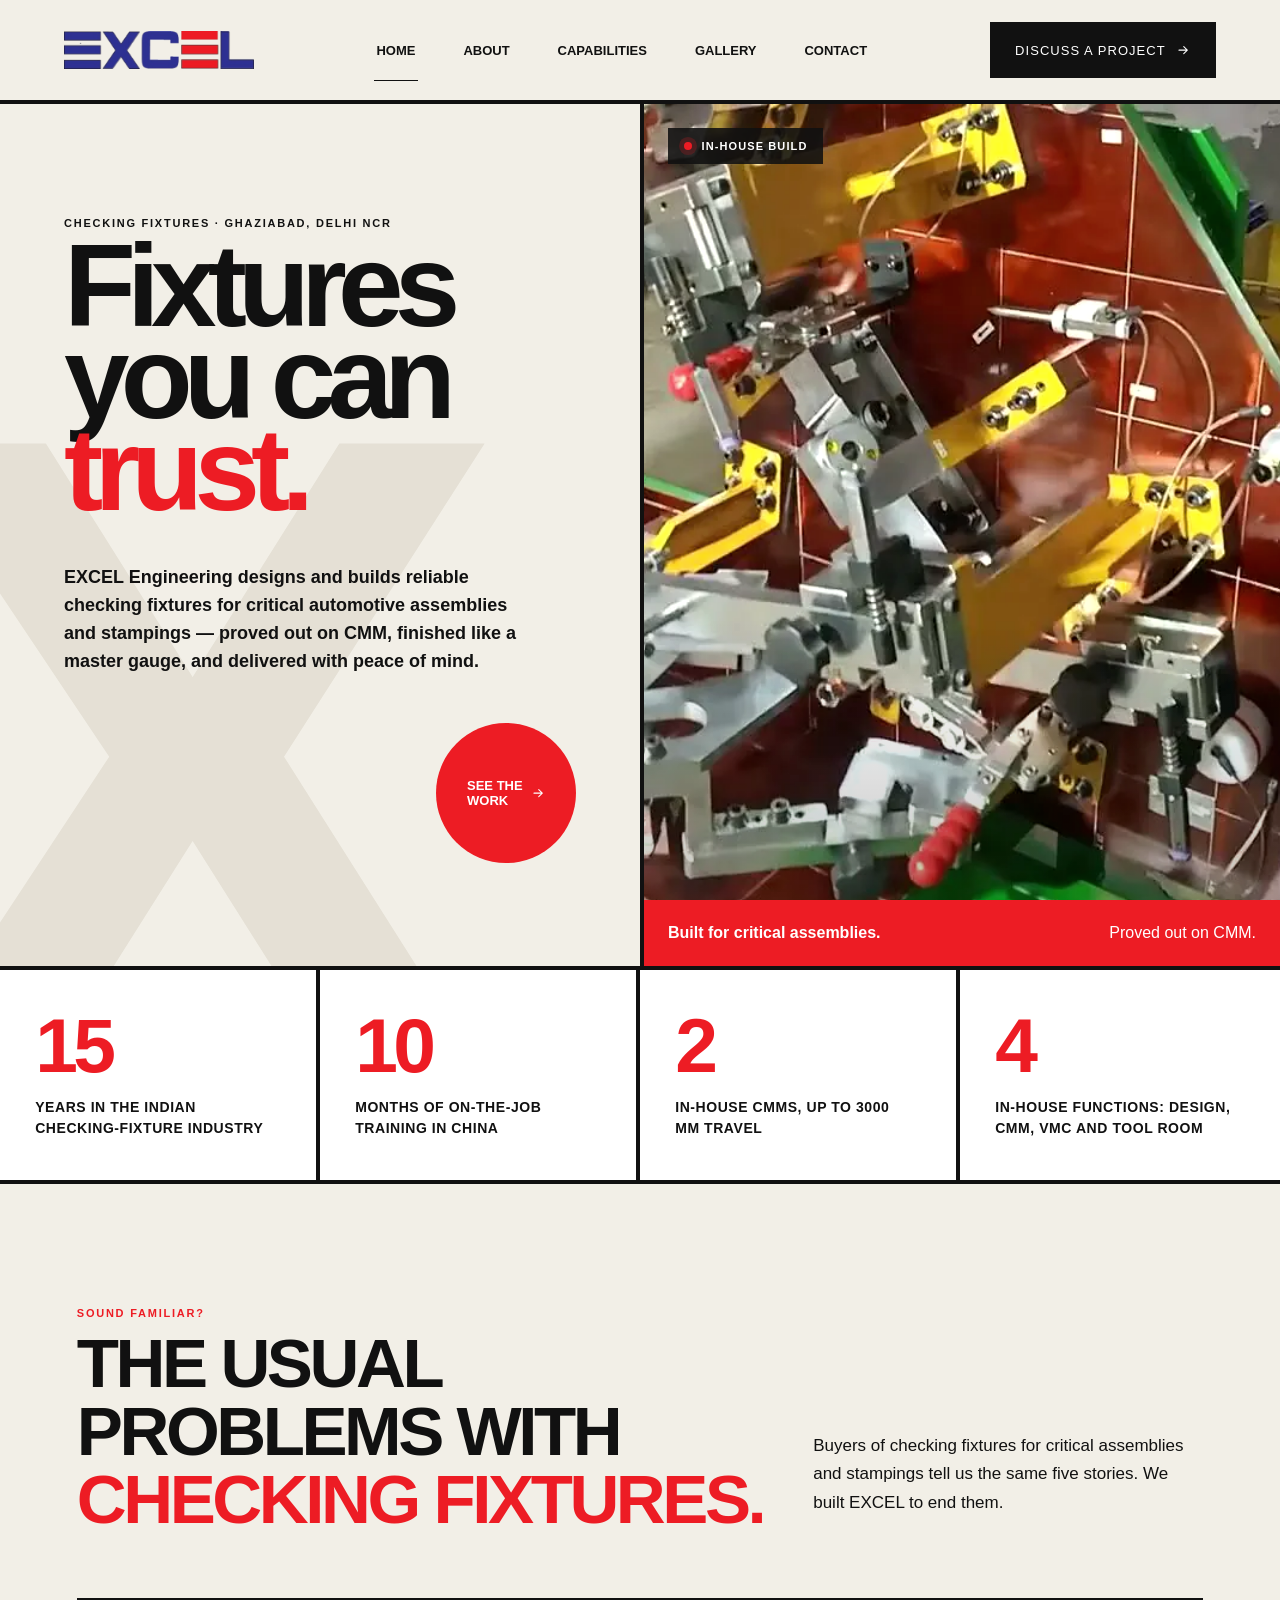
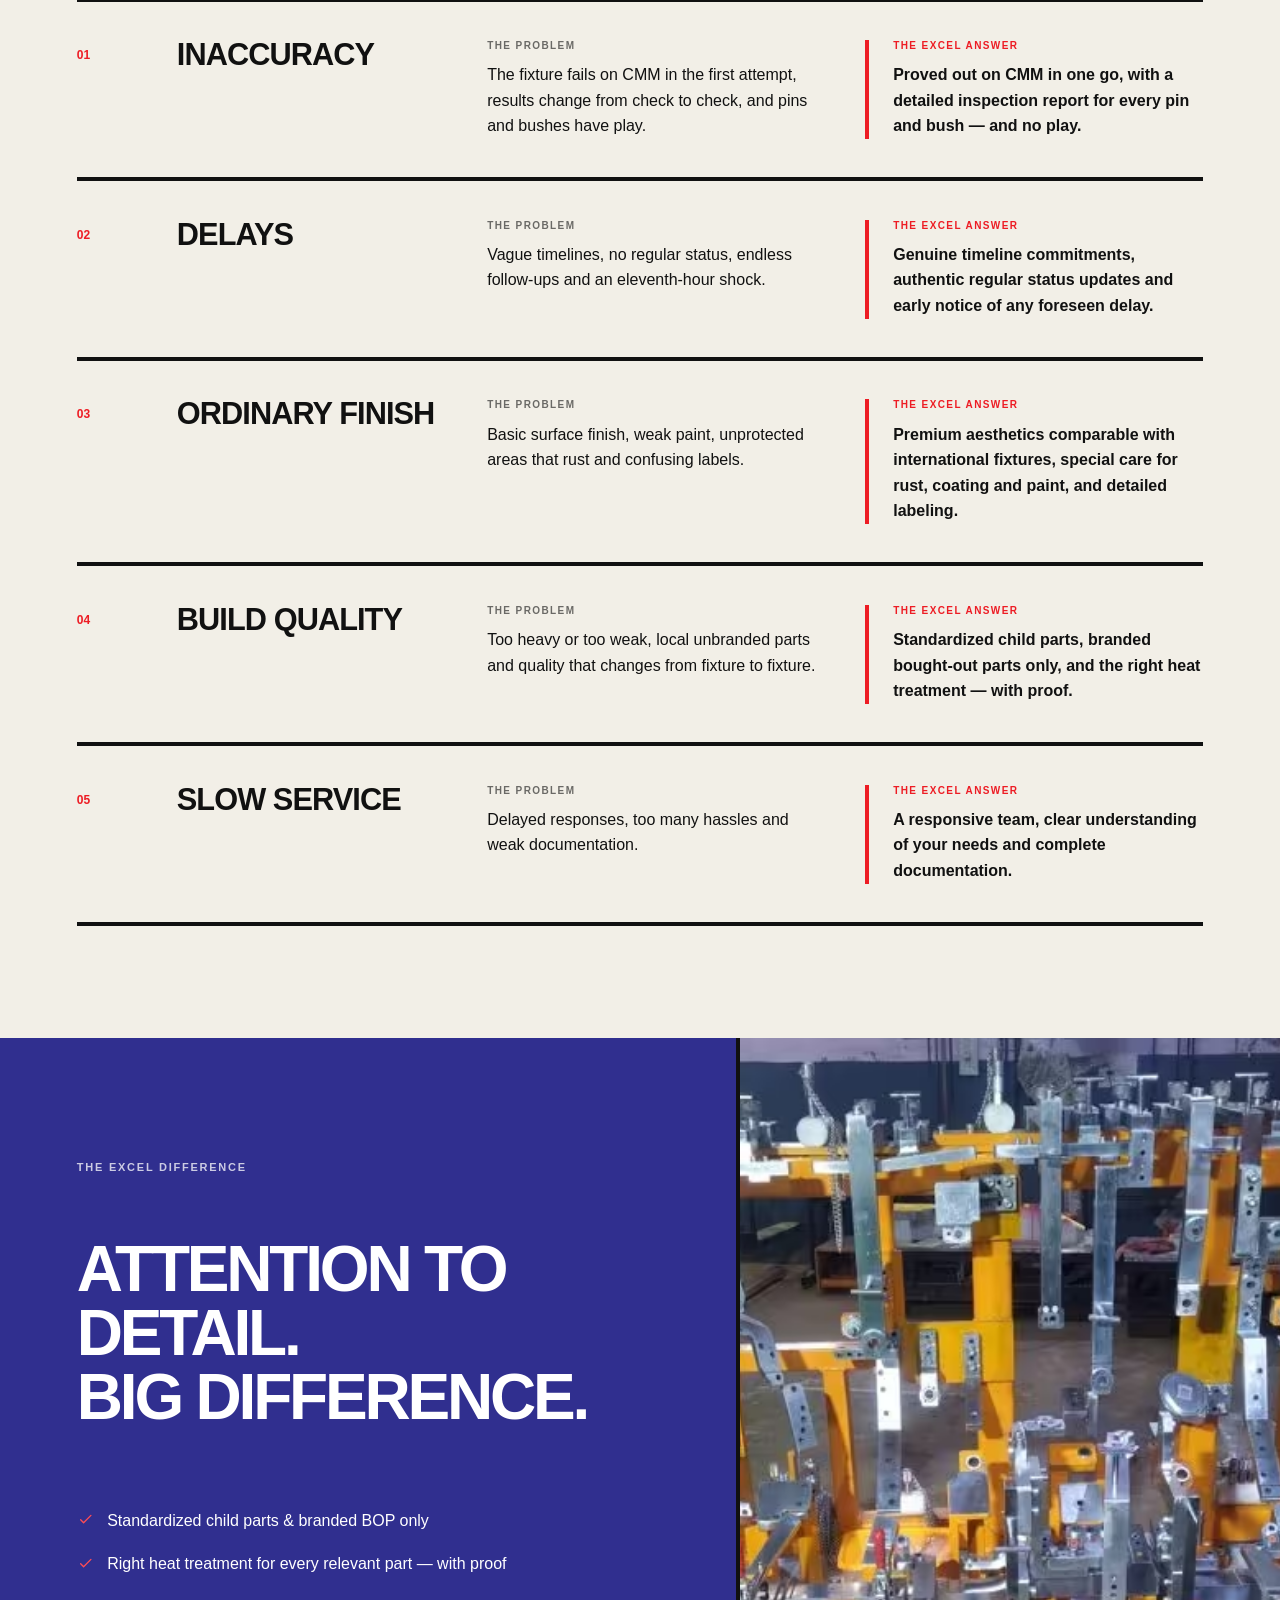
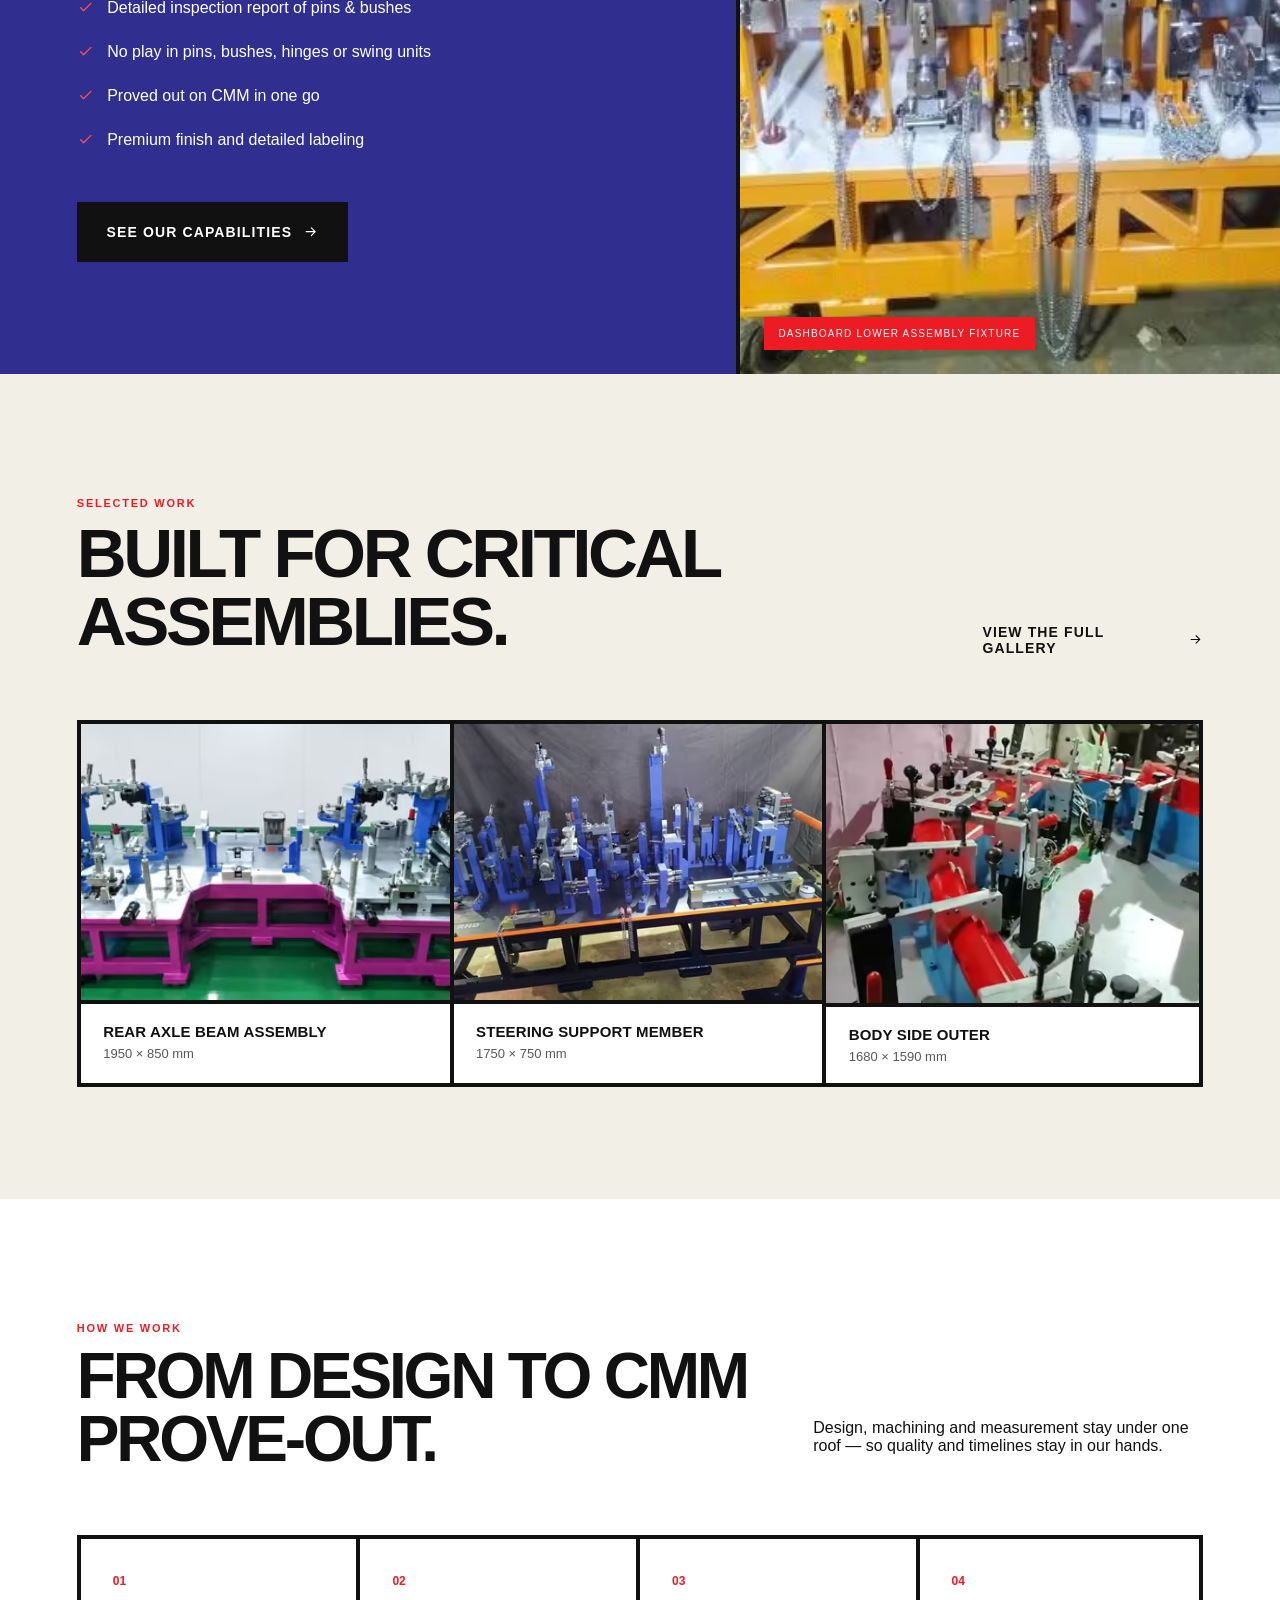
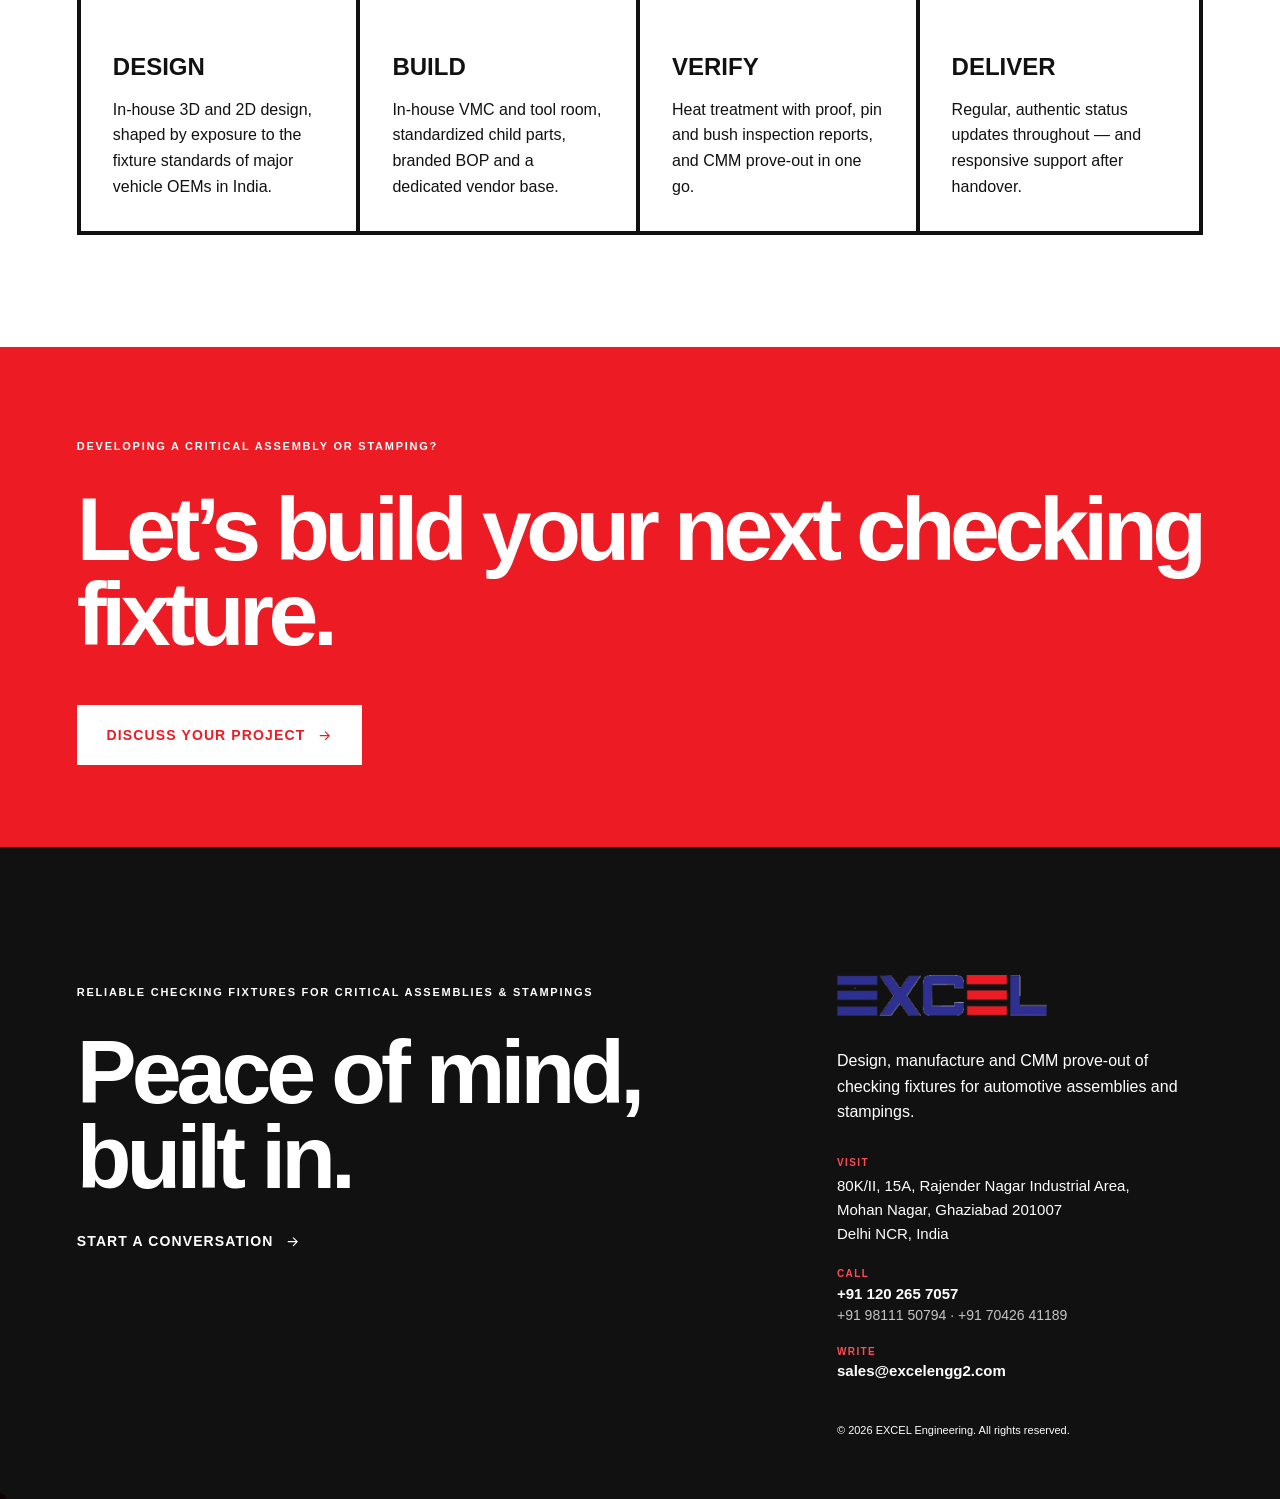
<file: index.html>
<!doctype html>
<html lang="en-IN">
<head>
  <meta charset="utf-8">
  <meta name="viewport" content="width=device-width, initial-scale=1">
  <title>Reliable Checking Fixtures — EXCEL Engineering</title>
  <meta name="description" content="EXCEL Engineering designs and builds reliable checking fixtures for critical automotive assemblies and stampings in Ghaziabad, Delhi NCR — proved out on CMM in one go.">
  <meta property="og:type" content="website">
  <meta property="og:site_name" content="EXCEL Engineering">
  <meta property="og:title" content="Reliable Checking Fixtures — EXCEL Engineering">
  <meta property="og:description" content="EXCEL Engineering designs and builds reliable checking fixtures for critical automotive assemblies and stampings in Ghaziabad, Delhi NCR — proved out on CMM in one go.">
  <meta name="theme-color" content="#111111">
  <link rel="icon" href="assets/favicon.png" type="image/png">
  <link rel="apple-touch-icon" href="assets/apple-touch-icon.png">
  <link rel="stylesheet" href="styles.css">
  <link rel="preload" as="image" href="assets/media/fixture-closeup-1280.webp" type="image/webp" fetchpriority="high" media="(min-width: 901px)">
</head>
<body class="design-03-redline-editorial" data-page="home">
  <a class="skip-link" href="#main" data-copy="common.skipLink">Skip to content</a>

  <div class="scroll-line" aria-hidden="true"></div>
  <header class="site-header">
    <a class="brand" href="index.html" aria-label="EXCEL Engineering home">
      <span class="brand-frame"><img src="assets/logo-480.png" width="480" height="94" alt="EXCEL"></span>
      <span class="brand-note" data-copy="common.tagline">Checking Fixtures<br>Peace of Mind</span>
    </a>
    <nav class="desktop-nav" aria-label="Primary navigation"><a href="index.html" class="active" aria-current="page" data-copy="common.navigation.0">Home</a><a href="about.html" data-copy="common.navigation.1">About</a><a href="capabilities.html" data-copy="common.navigation.2">Capabilities</a><a href="work.html" data-copy="common.navigation.3">Gallery</a><a href="contact.html" data-copy="common.navigation.4">Contact</a></nav>
    <a class="header-cta" href="contact.html"><span data-copy="common.discussButton">Discuss a project</span> <svg viewBox="0 0 24 24" aria-hidden="true"><path d="M5 12h13M13 6l6 6-6 6"/></svg></a>
    <button class="menu-button" aria-expanded="false" aria-label="Open menu"><svg viewBox="0 0 24 24" aria-hidden="true"><path d="M4 7h16M4 12h16M4 17h16"/></svg></button>
    <nav class="mobile-nav" aria-label="Mobile navigation"><a href="index.html" class="active" aria-current="page" data-copy="common.navigation.0">Home</a><a href="about.html" data-copy="common.navigation.1">About</a><a href="capabilities.html" data-copy="common.navigation.2">Capabilities</a><a href="work.html" data-copy="common.navigation.3">Gallery</a><a href="contact.html" data-copy="common.navigation.4">Contact</a></nav>
  </header>
  <main id="main">
    <section class="hero hero-redline">
      <div class="hero-number" aria-hidden="true">X</div>
      <div class="hero-copy reveal">
        <p class="eyebrow" data-copy="home.hero.eyebrow">Checking fixtures · Ghaziabad, Delhi NCR</p>
        <h1 data-copy="home.hero.title">Fixtures<br>you can<br><span>trust.</span></h1>
        <p class="hero-intro" data-copy="home.hero.introduction">EXCEL Engineering designs and builds reliable checking fixtures for critical automotive assemblies and stampings — proved out on CMM, finished like a master gauge, and delivered with peace of mind.</p>
        <a class="circle-link" href="work.html"><span data-copy="home.hero.link">See the<br>work</span><svg viewBox="0 0 24 24" aria-hidden="true"><path d="M5 12h13M13 6l6 6-6 6"/></svg></a>
      </div>
      <figure class="redline-image reveal">
        <video autoplay muted loop playsinline preload="none" poster="assets/media/fixture-closeup-1280.webp" data-autoplay>
          <source data-src="assets/video/fixture-closeup.mp4" type="video/mp4">
        </video>
        <span class="live-label"><i></i> <span data-copy="home.hero.mediaLiveLabel">In-house build</span></span>
        <figcaption><b data-copy="home.hero.mediaTitle">Built for critical assemblies.</b><span data-copy="home.hero.mediaNote">Proved out on CMM.</span></figcaption>
      </figure>
    </section>
    <section class="facts" aria-label="Key facts">
      <div class="fact reveal"><b data-copy="home.facts.0.0">15</b><p data-copy="home.facts.0.1">Years in the Indian checking-fixture industry</p></div>
      <div class="fact reveal"><b data-copy="home.facts.1.0">10</b><p data-copy="home.facts.1.1">Months of on-the-job training in China</p></div>
      <div class="fact reveal"><b data-copy="home.facts.2.0">2</b><p data-copy="home.facts.2.1">In-house CMMs, up to 3000 mm travel</p></div>
      <div class="fact reveal"><b data-copy="home.facts.3.0">4</b><p data-copy="home.facts.3.1">In-house functions: design, CMM, VMC and tool room</p></div>
    </section>
    <section class="challenges section-pad">
      <div class="section-head"><div><p class="section-kicker" data-copy="home.challenges.eyebrow">Sound familiar?</p><h2 data-copy="home.challenges.title">The usual problems with <span>checking fixtures.</span></h2></div><p data-copy="home.challenges.introduction">Buyers of checking fixtures for critical assemblies and stampings tell us the same five stories. We built EXCEL to end them.</p></div>
      <ol class="challenge-list">
        <li class="challenge reveal"><b>01</b><h3 data-copy="home.challenges.items.0.title">Inaccuracy</h3><div class="challenge-problem"><span data-copy="home.challenges.problemLabel">The problem</span><p data-copy="home.challenges.items.0.problem">The fixture fails on CMM in the first attempt, results change from check to check, and pins and bushes have play.</p></div><div class="challenge-answer"><span data-copy="home.challenges.answerLabel">The EXCEL answer</span><p data-copy="home.challenges.items.0.answer">Proved out on CMM in one go, with a detailed inspection report for every pin and bush — and no play.</p></div></li>
        <li class="challenge reveal"><b>02</b><h3 data-copy="home.challenges.items.1.title">Delays</h3><div class="challenge-problem"><span data-copy="home.challenges.problemLabel">The problem</span><p data-copy="home.challenges.items.1.problem">Vague timelines, no regular status, endless follow-ups and an eleventh-hour shock.</p></div><div class="challenge-answer"><span data-copy="home.challenges.answerLabel">The EXCEL answer</span><p data-copy="home.challenges.items.1.answer">Genuine timeline commitments, authentic regular status updates and early notice of any foreseen delay.</p></div></li>
        <li class="challenge reveal"><b>03</b><h3 data-copy="home.challenges.items.2.title">Ordinary finish</h3><div class="challenge-problem"><span data-copy="home.challenges.problemLabel">The problem</span><p data-copy="home.challenges.items.2.problem">Basic surface finish, weak paint, unprotected areas that rust and confusing labels.</p></div><div class="challenge-answer"><span data-copy="home.challenges.answerLabel">The EXCEL answer</span><p data-copy="home.challenges.items.2.answer">Premium aesthetics comparable with international fixtures, special care for rust, coating and paint, and detailed labeling.</p></div></li>
        <li class="challenge reveal"><b>04</b><h3 data-copy="home.challenges.items.3.title">Build quality</h3><div class="challenge-problem"><span data-copy="home.challenges.problemLabel">The problem</span><p data-copy="home.challenges.items.3.problem">Too heavy or too weak, local unbranded parts and quality that changes from fixture to fixture.</p></div><div class="challenge-answer"><span data-copy="home.challenges.answerLabel">The EXCEL answer</span><p data-copy="home.challenges.items.3.answer">Standardized child parts, branded bought-out parts only, and the right heat treatment — with proof.</p></div></li>
        <li class="challenge reveal"><b>05</b><h3 data-copy="home.challenges.items.4.title">Slow service</h3><div class="challenge-problem"><span data-copy="home.challenges.problemLabel">The problem</span><p data-copy="home.challenges.items.4.problem">Delayed responses, too many hassles and weak documentation.</p></div><div class="challenge-answer"><span data-copy="home.challenges.answerLabel">The EXCEL answer</span><p data-copy="home.challenges.items.4.answer">A responsive team, clear understanding of your needs and complete documentation.</p></div></li>
      </ol>
    </section>
    <section class="feature-story">
      <div class="feature-image reveal"><picture><source type="image/avif" srcset="assets/media/gallery/dashboard-lower-480.avif 480w, assets/media/gallery/dashboard-lower-862.avif 862w" sizes="(max-width: 900px) 100vw, 42vw"><source type="image/webp" srcset="assets/media/gallery/dashboard-lower-480.webp 480w, assets/media/gallery/dashboard-lower-862.webp 862w" sizes="(max-width: 900px) 100vw, 42vw"><img src="assets/media/gallery/dashboard-lower.jpg" width="862" height="570" alt="Dashboard lower assembly fixture" data-copy-attr="alt:home.standard.mediaLabel" loading="lazy" decoding="async"></picture><span class="image-tag" data-copy="home.standard.mediaLabel">Dashboard lower assembly fixture</span></div>
      <div class="feature-copy reveal"><p class="section-kicker" data-copy="home.standard.eyebrow">The EXCEL difference</p><h2 data-copy="home.standard.title">Attention to detail.<br>Big difference.</h2><ul><li><svg viewBox="0 0 24 24" aria-hidden="true"><path d="m5 12 4 4L19 6"/></svg> <span data-copy="home.standard.points.0">Standardized child parts &amp; branded BOP only</span></li><li><svg viewBox="0 0 24 24" aria-hidden="true"><path d="m5 12 4 4L19 6"/></svg> <span data-copy="home.standard.points.1">Right heat treatment for every relevant part — with proof</span></li><li><svg viewBox="0 0 24 24" aria-hidden="true"><path d="m5 12 4 4L19 6"/></svg> <span data-copy="home.standard.points.2">Detailed inspection report of pins &amp; bushes</span></li><li><svg viewBox="0 0 24 24" aria-hidden="true"><path d="m5 12 4 4L19 6"/></svg> <span data-copy="home.standard.points.3">No play in pins, bushes, hinges or swing units</span></li><li><svg viewBox="0 0 24 24" aria-hidden="true"><path d="m5 12 4 4L19 6"/></svg> <span data-copy="home.standard.points.4">Proved out on CMM in one go</span></li><li><svg viewBox="0 0 24 24" aria-hidden="true"><path d="m5 12 4 4L19 6"/></svg> <span data-copy="home.standard.points.5">Premium finish and detailed labeling</span></li></ul><a class="button primary" href="capabilities.html"><span data-copy="home.standard.link">See our capabilities</span> <svg viewBox="0 0 24 24" aria-hidden="true"><path d="M5 12h13M13 6l6 6-6 6"/></svg></a></div>
    </section>
    <section class="home-gallery section-pad">
      <div class="section-head"><div><p class="section-kicker" data-copy="home.gallery.eyebrow">Selected work</p><h2 data-copy="home.gallery.title">Built for critical assemblies.</h2></div><a class="text-link" href="work.html"><span data-copy="home.gallery.link">View the full gallery</span> <svg viewBox="0 0 24 24" aria-hidden="true"><path d="M5 12h13M13 6l6 6-6 6"/></svg></a></div>
      <div class="home-gallery-grid">
        <figure class="reveal"><a href="work.html"><picture><source type="image/avif" srcset="assets/media/gallery/rear-axle-beam-480.avif 480w, assets/media/gallery/rear-axle-beam-800.avif 800w, assets/media/gallery/rear-axle-beam-1200.avif 1200w, assets/media/gallery/rear-axle-beam-1600.avif 1600w" sizes="(max-width: 900px) 90vw, 29vw"><source type="image/webp" srcset="assets/media/gallery/rear-axle-beam-480.webp 480w, assets/media/gallery/rear-axle-beam-800.webp 800w, assets/media/gallery/rear-axle-beam-1200.webp 1200w, assets/media/gallery/rear-axle-beam-1600.webp 1600w" sizes="(max-width: 900px) 90vw, 29vw"><img src="assets/media/gallery/rear-axle-beam.jpg" width="1600" height="783" alt="Rear axle beam assembly" data-copy-attr="alt:home.gallery.items.0.0" loading="lazy" decoding="async"></picture></a><figcaption><b data-copy="home.gallery.items.0.0">Rear axle beam assembly</b><span data-copy="home.gallery.items.0.1">1950 × 850 mm</span></figcaption></figure>
        <figure class="reveal"><a href="work.html"><picture><source type="image/avif" srcset="assets/media/gallery/steering-support-480.avif 480w, assets/media/gallery/steering-support-863.avif 863w" sizes="(max-width: 900px) 90vw, 29vw"><source type="image/webp" srcset="assets/media/gallery/steering-support-480.webp 480w, assets/media/gallery/steering-support-863.webp 863w" sizes="(max-width: 900px) 90vw, 29vw"><img src="assets/media/gallery/steering-support.jpg" width="863" height="537" alt="Steering support member" data-copy-attr="alt:home.gallery.items.1.0" loading="lazy" decoding="async"></picture></a><figcaption><b data-copy="home.gallery.items.1.0">Steering support member</b><span data-copy="home.gallery.items.1.1">1750 × 750 mm</span></figcaption></figure>
        <figure class="reveal"><a href="work.html"><picture><source type="image/avif" srcset="assets/media/gallery/body-side-outer-480.avif 480w, assets/media/gallery/body-side-outer-800.avif 800w, assets/media/gallery/body-side-outer-1200.avif 1200w, assets/media/gallery/body-side-outer-1600.avif 1600w" sizes="(max-width: 900px) 90vw, 29vw"><source type="image/webp" srcset="assets/media/gallery/body-side-outer-480.webp 480w, assets/media/gallery/body-side-outer-800.webp 800w, assets/media/gallery/body-side-outer-1200.webp 1200w, assets/media/gallery/body-side-outer-1600.webp 1600w" sizes="(max-width: 900px) 90vw, 29vw"><img src="assets/media/gallery/body-side-outer.jpg" width="1600" height="899" alt="Body side outer" data-copy-attr="alt:home.gallery.items.2.0" loading="lazy" decoding="async"></picture></a><figcaption><b data-copy="home.gallery.items.2.0">Body side outer</b><span data-copy="home.gallery.items.2.1">1680 × 1590 mm</span></figcaption></figure>
      </div>
    </section>
    <section class="process section-pad">
      <div class="section-head"><div><p class="section-kicker" data-copy="home.process.eyebrow">How we work</p><h2 data-copy="home.process.title">From design to CMM prove-out.</h2></div><p data-copy="home.process.introduction">Design, machining and measurement stay under one roof — so quality and timelines stay in our hands.</p></div>
      <ol class="process-list">
        <li class="reveal"><b>01</b><h3 data-copy="home.process.steps.0.0">Design</h3><p data-copy="home.process.steps.0.1">In-house 3D and 2D design, shaped by exposure to the fixture standards of major vehicle OEMs in India.</p></li>
        <li class="reveal"><b>02</b><h3 data-copy="home.process.steps.1.0">Build</h3><p data-copy="home.process.steps.1.1">In-house VMC and tool room, standardized child parts, branded BOP and a dedicated vendor base.</p></li>
        <li class="reveal"><b>03</b><h3 data-copy="home.process.steps.2.0">Verify</h3><p data-copy="home.process.steps.2.1">Heat treatment with proof, pin and bush inspection reports, and CMM prove-out in one go.</p></li>
        <li class="reveal"><b>04</b><h3 data-copy="home.process.steps.3.0">Deliver</h3><p data-copy="home.process.steps.3.1">Regular, authentic status updates throughout — and responsive support after handover.</p></li>
      </ol>
    </section>
    <section class="cta-panel reveal"><p class="eyebrow" data-copy="home.cta.eyebrow">Developing a critical assembly or stamping?</p><h2 data-copy="home.cta.title">Let’s build your next checking fixture.</h2><a class="button light" href="contact.html"><span data-copy="home.cta.link">Discuss your project</span> <svg viewBox="0 0 24 24" aria-hidden="true"><path d="M5 12h13M13 6l6 6-6 6"/></svg></a></section>
  </main>

  <footer class="site-footer">
    <div class="footer-lead">
      <p class="eyebrow" data-copy="common.footer.eyebrow">Reliable checking fixtures for critical assemblies &amp; stampings</p>
      <h2 data-copy="common.footer.title">Peace of mind,<br>built in.</h2>
      <a class="text-link" href="contact.html"><span data-copy="common.footer.link">Start a conversation</span> <svg viewBox="0 0 24 24" aria-hidden="true"><path d="M5 12h13M13 6l6 6-6 6"/></svg></a>
    </div>
    <div class="footer-meta">
      <img src="assets/logo-480.png" width="480" height="94" alt="EXCEL Engineering" loading="lazy" decoding="async">
      <p class="footer-description" data-copy="common.footer.description">Design, manufacture and CMM prove-out of checking fixtures for automotive assemblies and stampings.</p>
      <div class="footer-contact">
        <div><span data-copy="common.footer.addressLabel">Visit</span><address data-copy="common.footer.address">80K/II, 15A, Rajender Nagar Industrial Area,<br>Mohan Nagar, Ghaziabad 201007<br>Delhi NCR, India</address></div>
        <div><span data-copy="common.footer.phoneLabel">Call</span><a href="tel:+911202657057" data-copy="common.footer.phone">+91 120 265 7057</a><p data-copy="common.footer.mobiles">+91 98111 50794 · +91 70426 41189</p></div>
        <div><span data-copy="common.footer.emailLabel">Write</span><a href="mailto:sales@excelengg2.com" data-copy="common.footer.email">sales@excelengg2.com</a></div>
      </div>
      <p class="copyright">© <span data-year>2026</span> <span data-copy="common.footer.copyright">EXCEL Engineering. All rights reserved.</span></p>
    </div>
  </footer>
  <div class="cursor-dot" aria-hidden="true"></div>
  <script src="content.js" defer></script>
  <script src="script.js" defer></script>
</body>
</html>
</file>
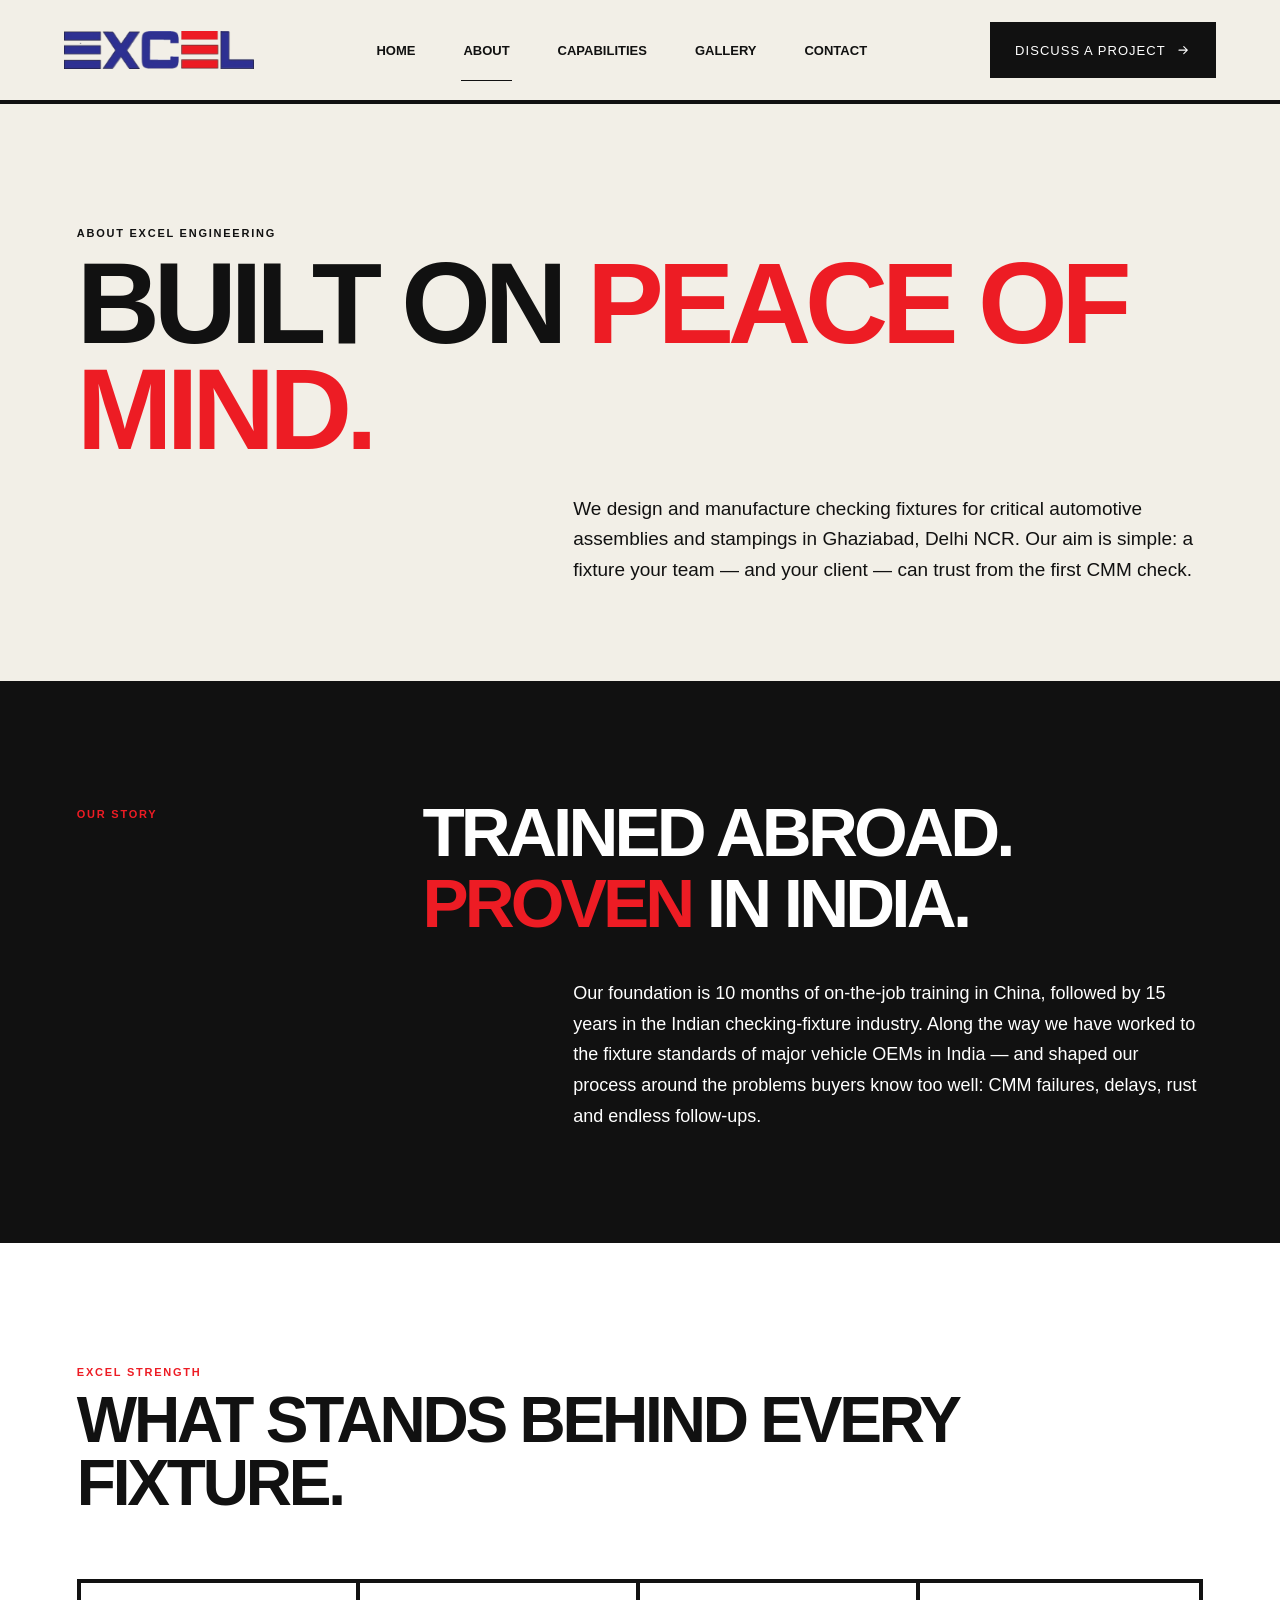
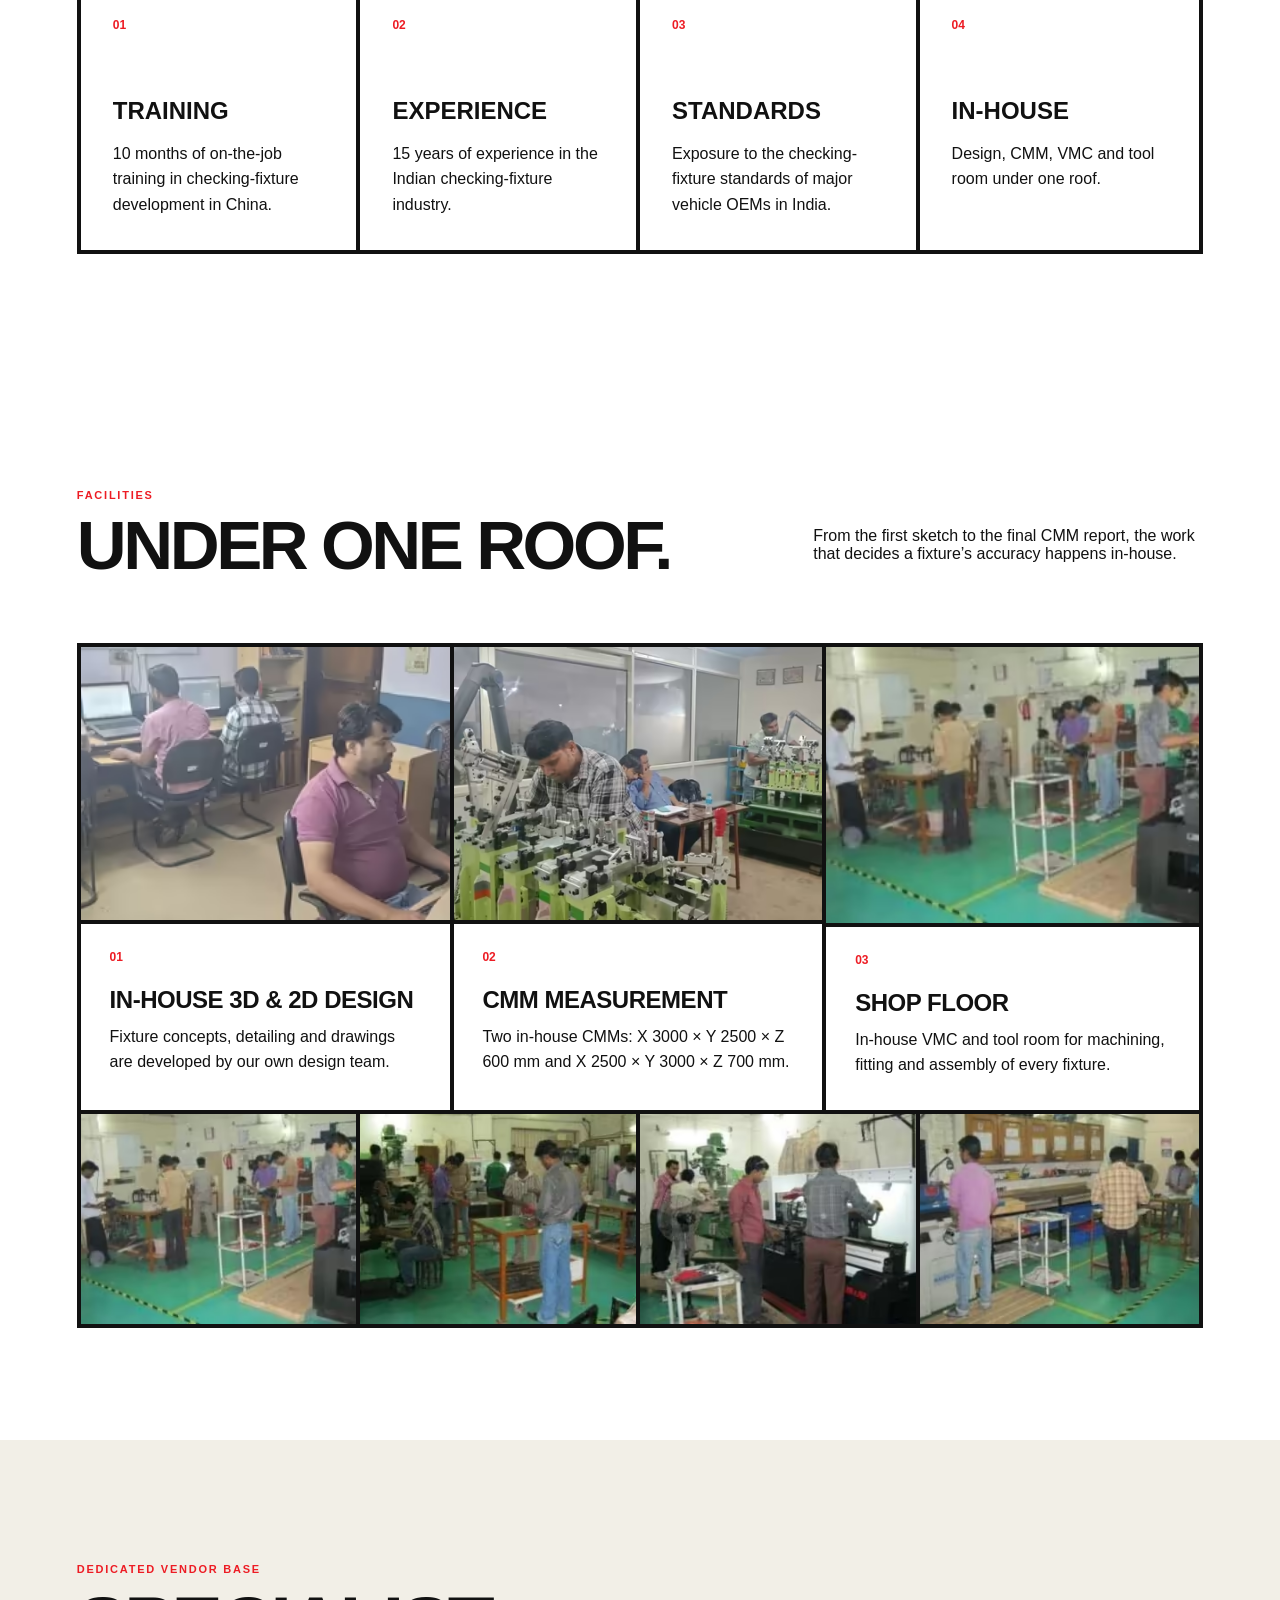
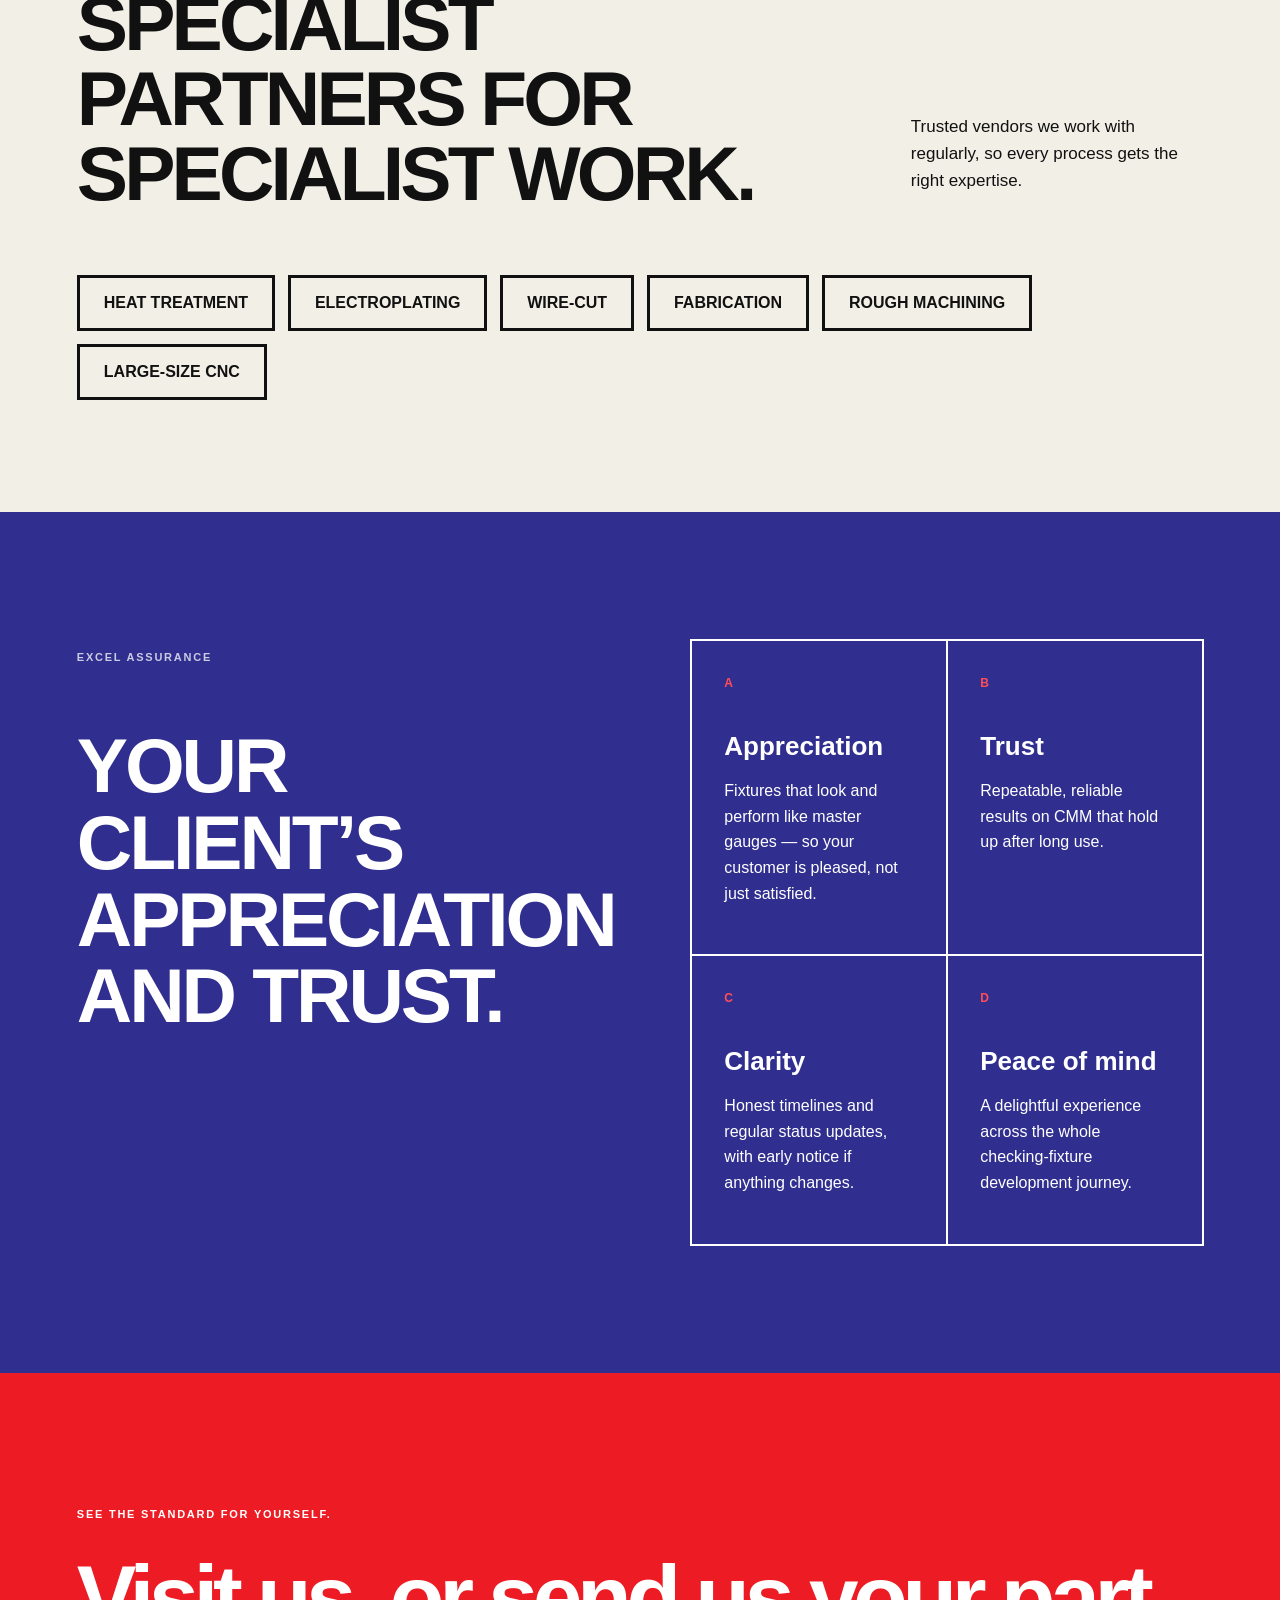
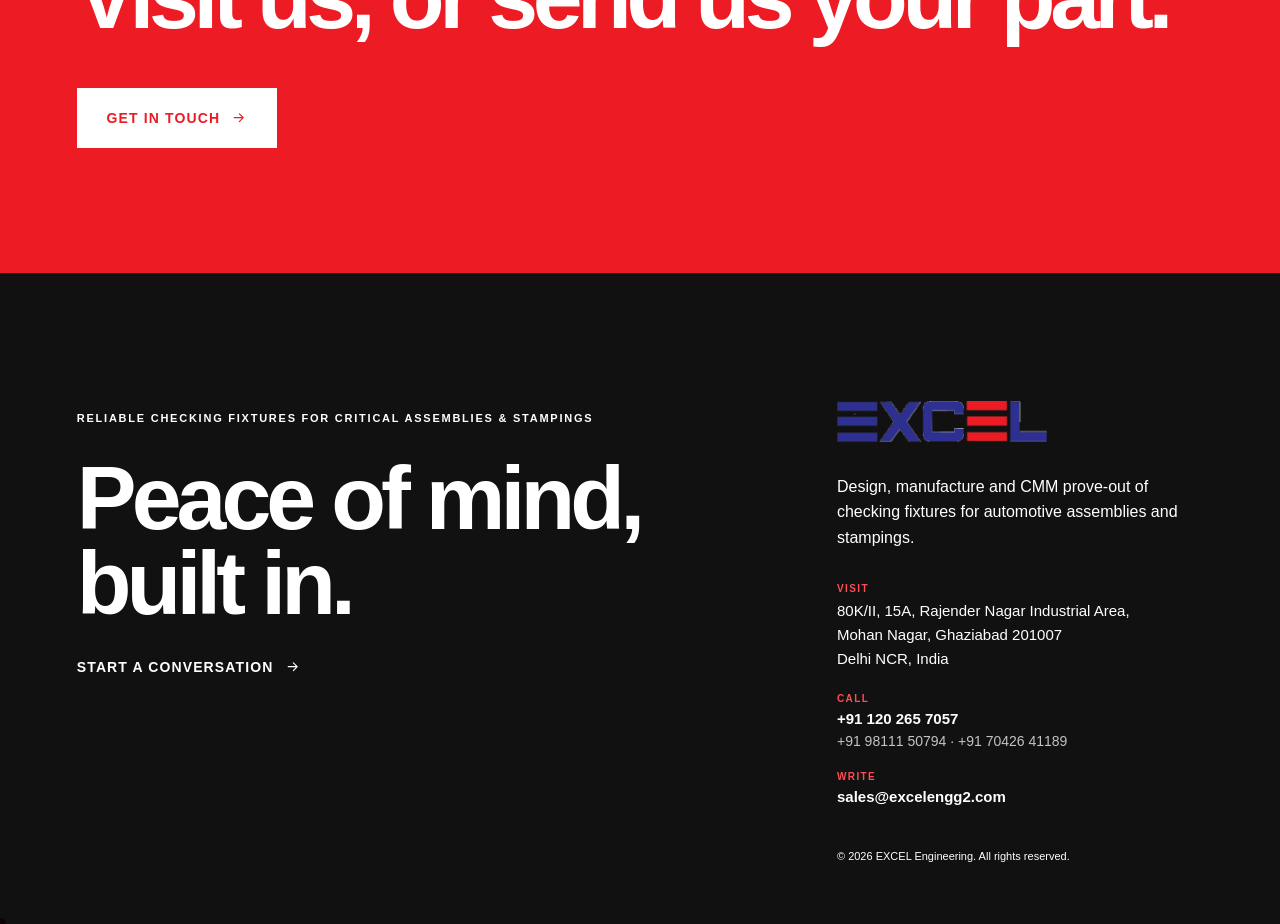
<file: about.html>
<!doctype html>
<html lang="en-IN">
<head>
  <meta charset="utf-8">
  <meta name="viewport" content="width=device-width, initial-scale=1">
  <title>About — EXCEL Engineering</title>
  <meta name="description" content="About EXCEL Engineering: 15 years in the Indian checking-fixture industry, in-house design, CMM, VMC and tool room in Ghaziabad, Delhi NCR.">
  <meta property="og:type" content="website">
  <meta property="og:site_name" content="EXCEL Engineering">
  <meta property="og:title" content="About — EXCEL Engineering">
  <meta property="og:description" content="About EXCEL Engineering: 15 years in the Indian checking-fixture industry, in-house design, CMM, VMC and tool room in Ghaziabad, Delhi NCR.">
  <meta name="theme-color" content="#111111">
  <link rel="icon" href="assets/favicon.png" type="image/png">
  <link rel="apple-touch-icon" href="assets/apple-touch-icon.png">
  <link rel="stylesheet" href="styles.css">
</head>
<body class="design-03-redline-editorial" data-page="about">
  <a class="skip-link" href="#main" data-copy="common.skipLink">Skip to content</a>

  <div class="scroll-line" aria-hidden="true"></div>
  <header class="site-header">
    <a class="brand" href="index.html" aria-label="EXCEL Engineering home">
      <span class="brand-frame"><img src="assets/logo-480.png" width="480" height="94" alt="EXCEL"></span>
      <span class="brand-note" data-copy="common.tagline">Checking Fixtures<br>Peace of Mind</span>
    </a>
    <nav class="desktop-nav" aria-label="Primary navigation"><a href="index.html" data-copy="common.navigation.0">Home</a><a href="about.html" class="active" aria-current="page" data-copy="common.navigation.1">About</a><a href="capabilities.html" data-copy="common.navigation.2">Capabilities</a><a href="work.html" data-copy="common.navigation.3">Gallery</a><a href="contact.html" data-copy="common.navigation.4">Contact</a></nav>
    <a class="header-cta" href="contact.html"><span data-copy="common.discussButton">Discuss a project</span> <svg viewBox="0 0 24 24" aria-hidden="true"><path d="M5 12h13M13 6l6 6-6 6"/></svg></a>
    <button class="menu-button" aria-expanded="false" aria-label="Open menu"><svg viewBox="0 0 24 24" aria-hidden="true"><path d="M4 7h16M4 12h16M4 17h16"/></svg></button>
    <nav class="mobile-nav" aria-label="Mobile navigation"><a href="index.html" data-copy="common.navigation.0">Home</a><a href="about.html" class="active" aria-current="page" data-copy="common.navigation.1">About</a><a href="capabilities.html" data-copy="common.navigation.2">Capabilities</a><a href="work.html" data-copy="common.navigation.3">Gallery</a><a href="contact.html" data-copy="common.navigation.4">Contact</a></nav>
  </header>
  <main id="main">
    <section class="page-hero about-hero">
      <p class="eyebrow" data-copy="about.hero.eyebrow">About EXCEL Engineering</p>
      <h1 data-copy="about.hero.title">Built on <span>peace of mind.</span></h1>
      <p data-copy="about.hero.text">We design and manufacture checking fixtures for critical automotive assemblies and stampings in Ghaziabad, Delhi NCR. Our aim is simple: a fixture your team — and your client — can trust from the first CMM check.</p>
    </section>
    <section class="manifesto section-pad">
      <p class="section-kicker" data-copy="about.story.eyebrow">Our story</p>
      <div class="manifesto-copy reveal">
        <h2 data-copy="about.story.title">Trained abroad. <span>Proven</span> in India.</h2>
        <p data-copy="about.story.text">Our foundation is 10 months of on-the-job training in China, followed by 15 years in the Indian checking-fixture industry. Along the way we have worked to the fixture standards of major vehicle OEMs in India — and shaped our process around the problems buyers know too well: CMM failures, delays, rust and endless follow-ups.</p>
      </div>
    </section>
    <section class="process section-pad">
      <div class="section-head"><div><p class="section-kicker" data-copy="about.strength.eyebrow">EXCEL strength</p><h2 data-copy="about.strength.title">What stands behind every fixture.</h2></div></div>
      <ol class="process-list">
        <li class="reveal"><b>01</b><h3 data-copy="about.strength.items.0.0">Training</h3><p data-copy="about.strength.items.0.1">10 months of on-the-job training in checking-fixture development in China.</p></li>
        <li class="reveal"><b>02</b><h3 data-copy="about.strength.items.1.0">Experience</h3><p data-copy="about.strength.items.1.1">15 years of experience in the Indian checking-fixture industry.</p></li>
        <li class="reveal"><b>03</b><h3 data-copy="about.strength.items.2.0">Standards</h3><p data-copy="about.strength.items.2.1">Exposure to the checking-fixture standards of major vehicle OEMs in India.</p></li>
        <li class="reveal"><b>04</b><h3 data-copy="about.strength.items.3.0">In-house</h3><p data-copy="about.strength.items.3.1">Design, CMM, VMC and tool room under one roof.</p></li>
      </ol>
    </section>
    <section class="facilities section-pad">
      <div class="section-head"><div><p class="section-kicker" data-copy="about.facilities.eyebrow">Facilities</p><h2 data-copy="about.facilities.title">Under one roof.</h2></div><p data-copy="about.facilities.introduction">From the first sketch to the final CMM report, the work that decides a fixture’s accuracy happens in-house.</p></div>
      <div class="facility-grid">
        <article class="facility reveal"><figure><picture><source type="image/avif" srcset="assets/media/facility/design-office-480.avif 480w, assets/media/facility/design-office-800.avif 800w, assets/media/facility/design-office-1329.avif 1329w" sizes="(max-width: 900px) 90vw, 29vw"><source type="image/webp" srcset="assets/media/facility/design-office-480.webp 480w, assets/media/facility/design-office-800.webp 800w, assets/media/facility/design-office-1329.webp 1329w" sizes="(max-width: 900px) 90vw, 29vw"><img src="assets/media/facility/design-office.jpg" width="1329" height="545" alt="Engineers at work in the EXCEL design office" data-copy-attr="alt:about.facilities.items.0.image" loading="lazy" decoding="async"></picture></figure><b>01</b><h3 data-copy="about.facilities.items.0.title">In-house 3D &amp; 2D design</h3><p data-copy="about.facilities.items.0.text">Fixture concepts, detailing and drawings are developed by our own design team.</p></article>
        <article class="facility reveal"><figure><picture><source type="image/avif" srcset="assets/media/facility/cmm-480.avif 480w, assets/media/facility/cmm-862.avif 862w" sizes="(max-width: 900px) 90vw, 29vw"><source type="image/webp" srcset="assets/media/facility/cmm-480.webp 480w, assets/media/facility/cmm-862.webp 862w" sizes="(max-width: 900px) 90vw, 29vw"><img src="assets/media/facility/cmm.jpg" width="862" height="549" alt="Fixture being measured on the in-house CMM" data-copy-attr="alt:about.facilities.items.1.image" loading="lazy" decoding="async"></picture></figure><b>02</b><h3 data-copy="about.facilities.items.1.title">CMM measurement</h3><p data-copy="about.facilities.items.1.text">Two in-house CMMs: X 3000 × Y 2500 × Z 600 mm and X 2500 × Y 3000 × Z 700 mm.</p></article>
        <article class="facility reveal"><figure><picture><source type="image/avif" srcset="assets/media/facility/shop-floor-1-331.avif 331w" sizes="(max-width: 900px) 90vw, 29vw"><source type="image/webp" srcset="assets/media/facility/shop-floor-1-331.webp 331w" sizes="(max-width: 900px) 90vw, 29vw"><img src="assets/media/facility/shop-floor-1.jpg" width="331" height="233" alt="Machining and assembly on the EXCEL shop floor" data-copy-attr="alt:about.facilities.items.2.image" loading="lazy" decoding="async"></picture></figure><b>03</b><h3 data-copy="about.facilities.items.2.title">Shop floor</h3><p data-copy="about.facilities.items.2.text">In-house VMC and tool room for machining, fitting and assembly of every fixture.</p></article>
      </div>
      <div class="facility-strip">
        <picture><source type="image/avif" srcset="assets/media/facility/shop-floor-1-331.avif 331w" sizes="(max-width: 900px) 45vw, 22vw"><source type="image/webp" srcset="assets/media/facility/shop-floor-1-331.webp 331w" sizes="(max-width: 900px) 45vw, 22vw"><img src="assets/media/facility/shop-floor-1.jpg" width="331" height="233" alt="Fitters working at assembly benches" data-copy-attr="alt:about.facilities.gallery.0" loading="lazy" decoding="async" class="reveal"></picture>
        <picture><source type="image/avif" srcset="assets/media/facility/shop-floor-2-334.avif 334w" sizes="(max-width: 900px) 45vw, 22vw"><source type="image/webp" srcset="assets/media/facility/shop-floor-2-334.webp 334w" sizes="(max-width: 900px) 45vw, 22vw"><img src="assets/media/facility/shop-floor-2.jpg" width="334" height="250" alt="Machining and bench work on the shop floor" data-copy-attr="alt:about.facilities.gallery.1" loading="lazy" decoding="async" class="reveal"></picture>
        <picture><source type="image/avif" srcset="assets/media/facility/shop-floor-3-331.avif 331w" sizes="(max-width: 900px) 45vw, 22vw"><source type="image/webp" srcset="assets/media/facility/shop-floor-3-331.webp 331w" sizes="(max-width: 900px) 45vw, 22vw"><img src="assets/media/facility/shop-floor-3.jpg" width="331" height="248" alt="Milling and fitting stations" data-copy-attr="alt:about.facilities.gallery.2" loading="lazy" decoding="async" class="reveal"></picture>
        <picture><source type="image/avif" srcset="assets/media/facility/shop-floor-4-331.avif 331w" sizes="(max-width: 900px) 45vw, 22vw"><source type="image/webp" srcset="assets/media/facility/shop-floor-4-331.webp 331w" sizes="(max-width: 900px) 45vw, 22vw"><img src="assets/media/facility/shop-floor-4.jpg" width="331" height="233" alt="Tool room and inspection area" data-copy-attr="alt:about.facilities.gallery.3" loading="lazy" decoding="async" class="reveal"></picture>
      </div>
    </section>
    <section class="materials section-pad">
      <div class="section-head"><div><p class="section-kicker" data-copy="about.vendors.eyebrow">Dedicated vendor base</p><h2 data-copy="about.vendors.title">Specialist partners for specialist work.</h2></div><p data-copy="about.vendors.text">Trusted vendors we work with regularly, so every process gets the right expertise.</p></div>
      <div class="pill-grid"><span data-copy="about.vendors.items.0">Heat treatment</span><span data-copy="about.vendors.items.1">Electroplating</span><span data-copy="about.vendors.items.2">Wire-cut</span><span data-copy="about.vendors.items.3">Fabrication</span><span data-copy="about.vendors.items.4">Rough machining</span><span data-copy="about.vendors.items.5">Large-size CNC</span></div>
    </section>
    <section class="quality-block">
      <div><p class="section-kicker" data-copy="about.assurance.eyebrow">EXCEL assurance</p><h2 data-copy="about.assurance.title">Your client’s appreciation and trust.</h2></div>
      <div class="quality-grid"><article><b>A</b><h3 data-copy="about.assurance.items.0.0">Appreciation</h3><p data-copy="about.assurance.items.0.1">Fixtures that look and perform like master gauges — so your customer is pleased, not just satisfied.</p></article><article><b>B</b><h3 data-copy="about.assurance.items.1.0">Trust</h3><p data-copy="about.assurance.items.1.1">Repeatable, reliable results on CMM that hold up after long use.</p></article><article><b>C</b><h3 data-copy="about.assurance.items.2.0">Clarity</h3><p data-copy="about.assurance.items.2.1">Honest timelines and regular status updates, with early notice if anything changes.</p></article><article><b>D</b><h3 data-copy="about.assurance.items.3.0">Peace of mind</h3><p data-copy="about.assurance.items.3.1">A delightful experience across the whole checking-fixture development journey.</p></article></div>
    </section>
    <section class="cta-panel reveal"><p class="eyebrow" data-copy="about.cta.eyebrow">See the standard for yourself.</p><h2 data-copy="about.cta.title">Visit us, or send us your part.</h2><a class="button light" href="contact.html"><span data-copy="about.cta.link">Get in touch</span> <svg viewBox="0 0 24 24" aria-hidden="true"><path d="M5 12h13M13 6l6 6-6 6"/></svg></a></section>
  </main>

  <footer class="site-footer">
    <div class="footer-lead">
      <p class="eyebrow" data-copy="common.footer.eyebrow">Reliable checking fixtures for critical assemblies &amp; stampings</p>
      <h2 data-copy="common.footer.title">Peace of mind,<br>built in.</h2>
      <a class="text-link" href="contact.html"><span data-copy="common.footer.link">Start a conversation</span> <svg viewBox="0 0 24 24" aria-hidden="true"><path d="M5 12h13M13 6l6 6-6 6"/></svg></a>
    </div>
    <div class="footer-meta">
      <img src="assets/logo-480.png" width="480" height="94" alt="EXCEL Engineering" loading="lazy" decoding="async">
      <p class="footer-description" data-copy="common.footer.description">Design, manufacture and CMM prove-out of checking fixtures for automotive assemblies and stampings.</p>
      <div class="footer-contact">
        <div><span data-copy="common.footer.addressLabel">Visit</span><address data-copy="common.footer.address">80K/II, 15A, Rajender Nagar Industrial Area,<br>Mohan Nagar, Ghaziabad 201007<br>Delhi NCR, India</address></div>
        <div><span data-copy="common.footer.phoneLabel">Call</span><a href="tel:+911202657057" data-copy="common.footer.phone">+91 120 265 7057</a><p data-copy="common.footer.mobiles">+91 98111 50794 · +91 70426 41189</p></div>
        <div><span data-copy="common.footer.emailLabel">Write</span><a href="mailto:sales@excelengg2.com" data-copy="common.footer.email">sales@excelengg2.com</a></div>
      </div>
      <p class="copyright">© <span data-year>2026</span> <span data-copy="common.footer.copyright">EXCEL Engineering. All rights reserved.</span></p>
    </div>
  </footer>
  <div class="cursor-dot" aria-hidden="true"></div>
  <script src="content.js" defer></script>
  <script src="script.js" defer></script>
</body>
</html>
</file>
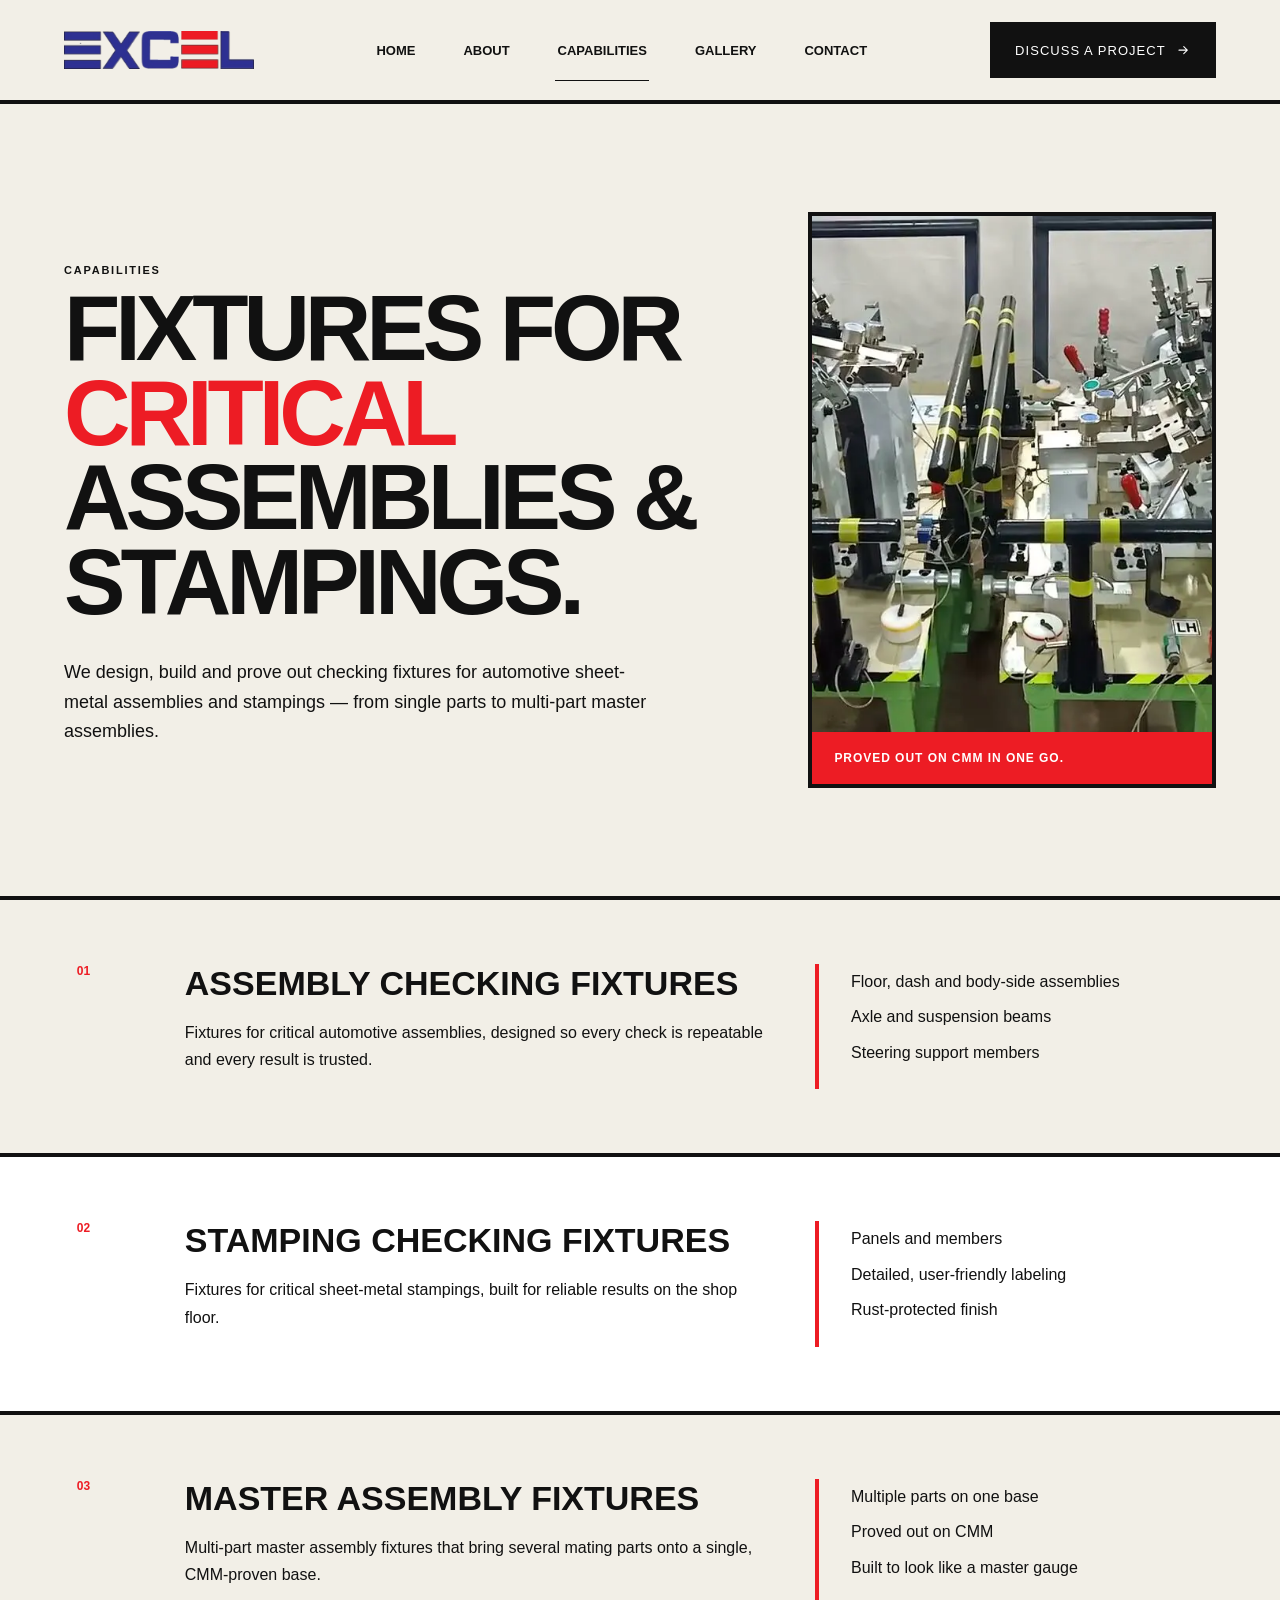
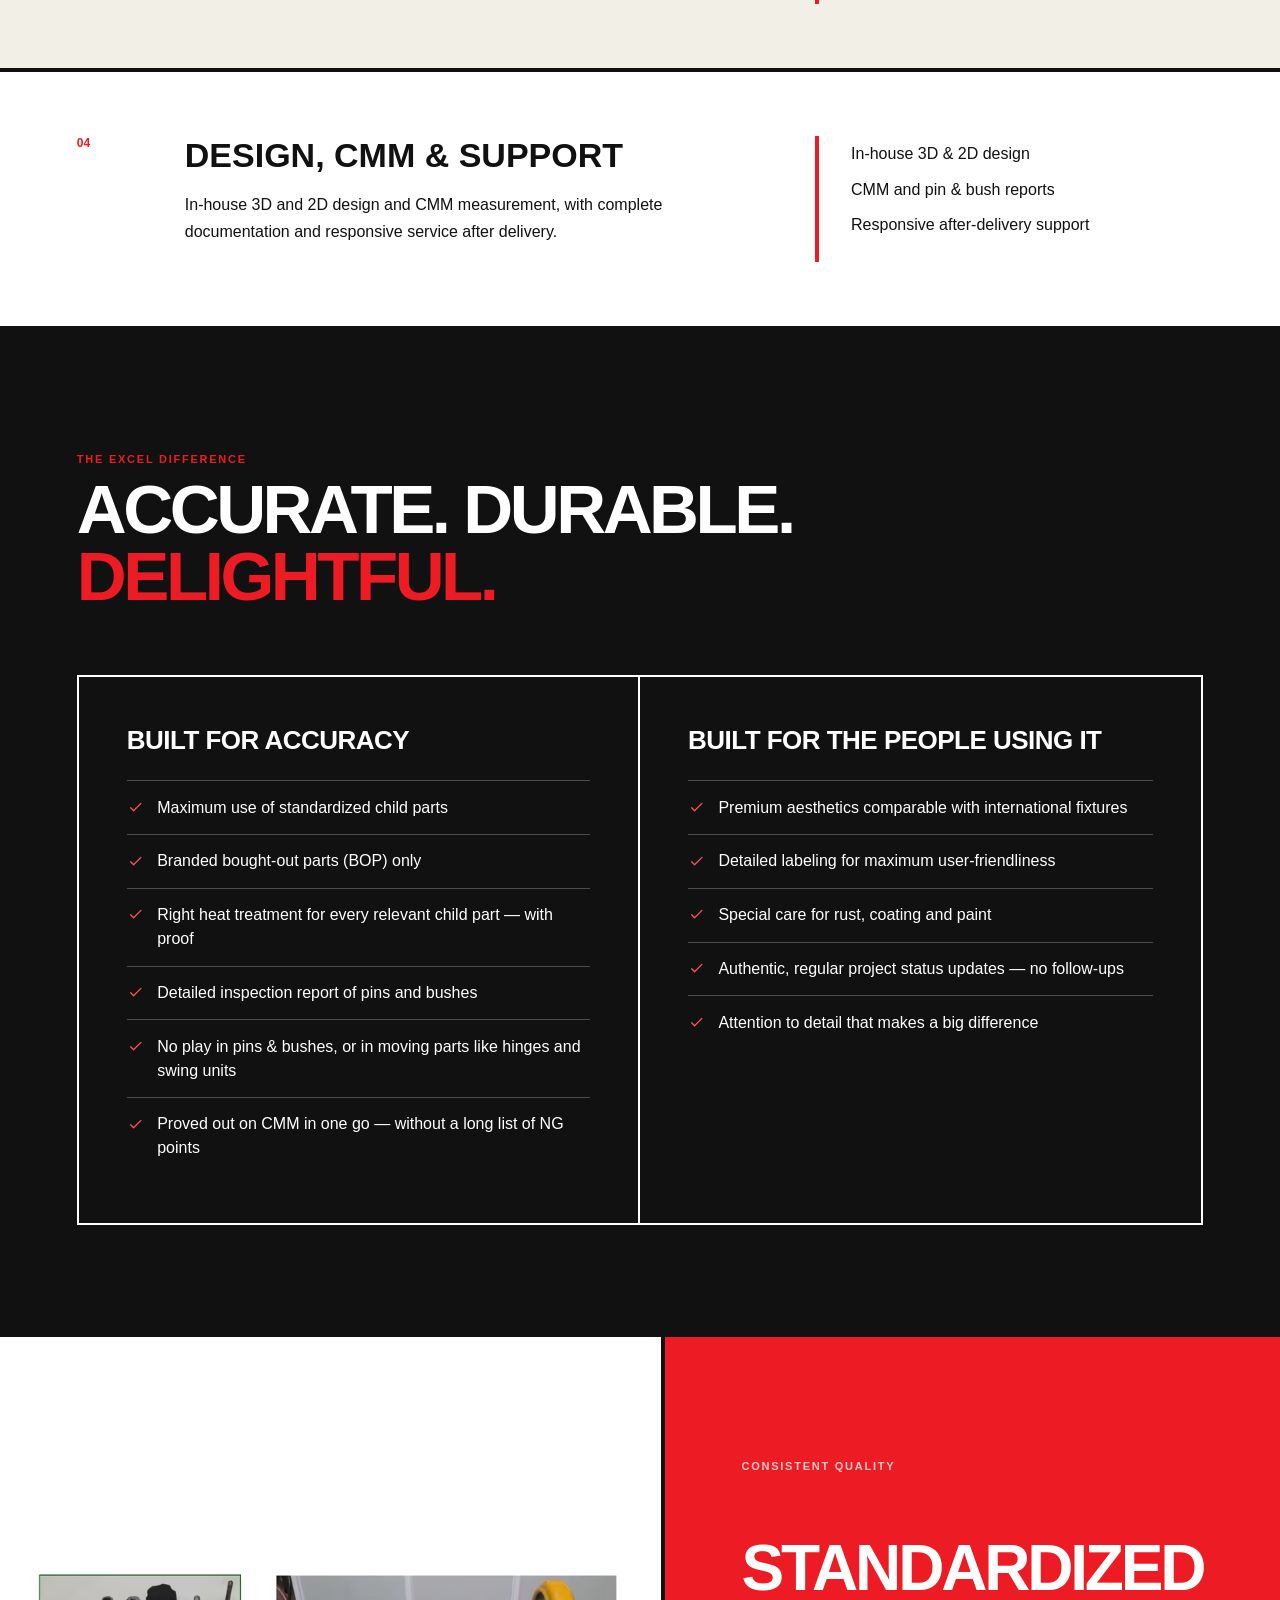
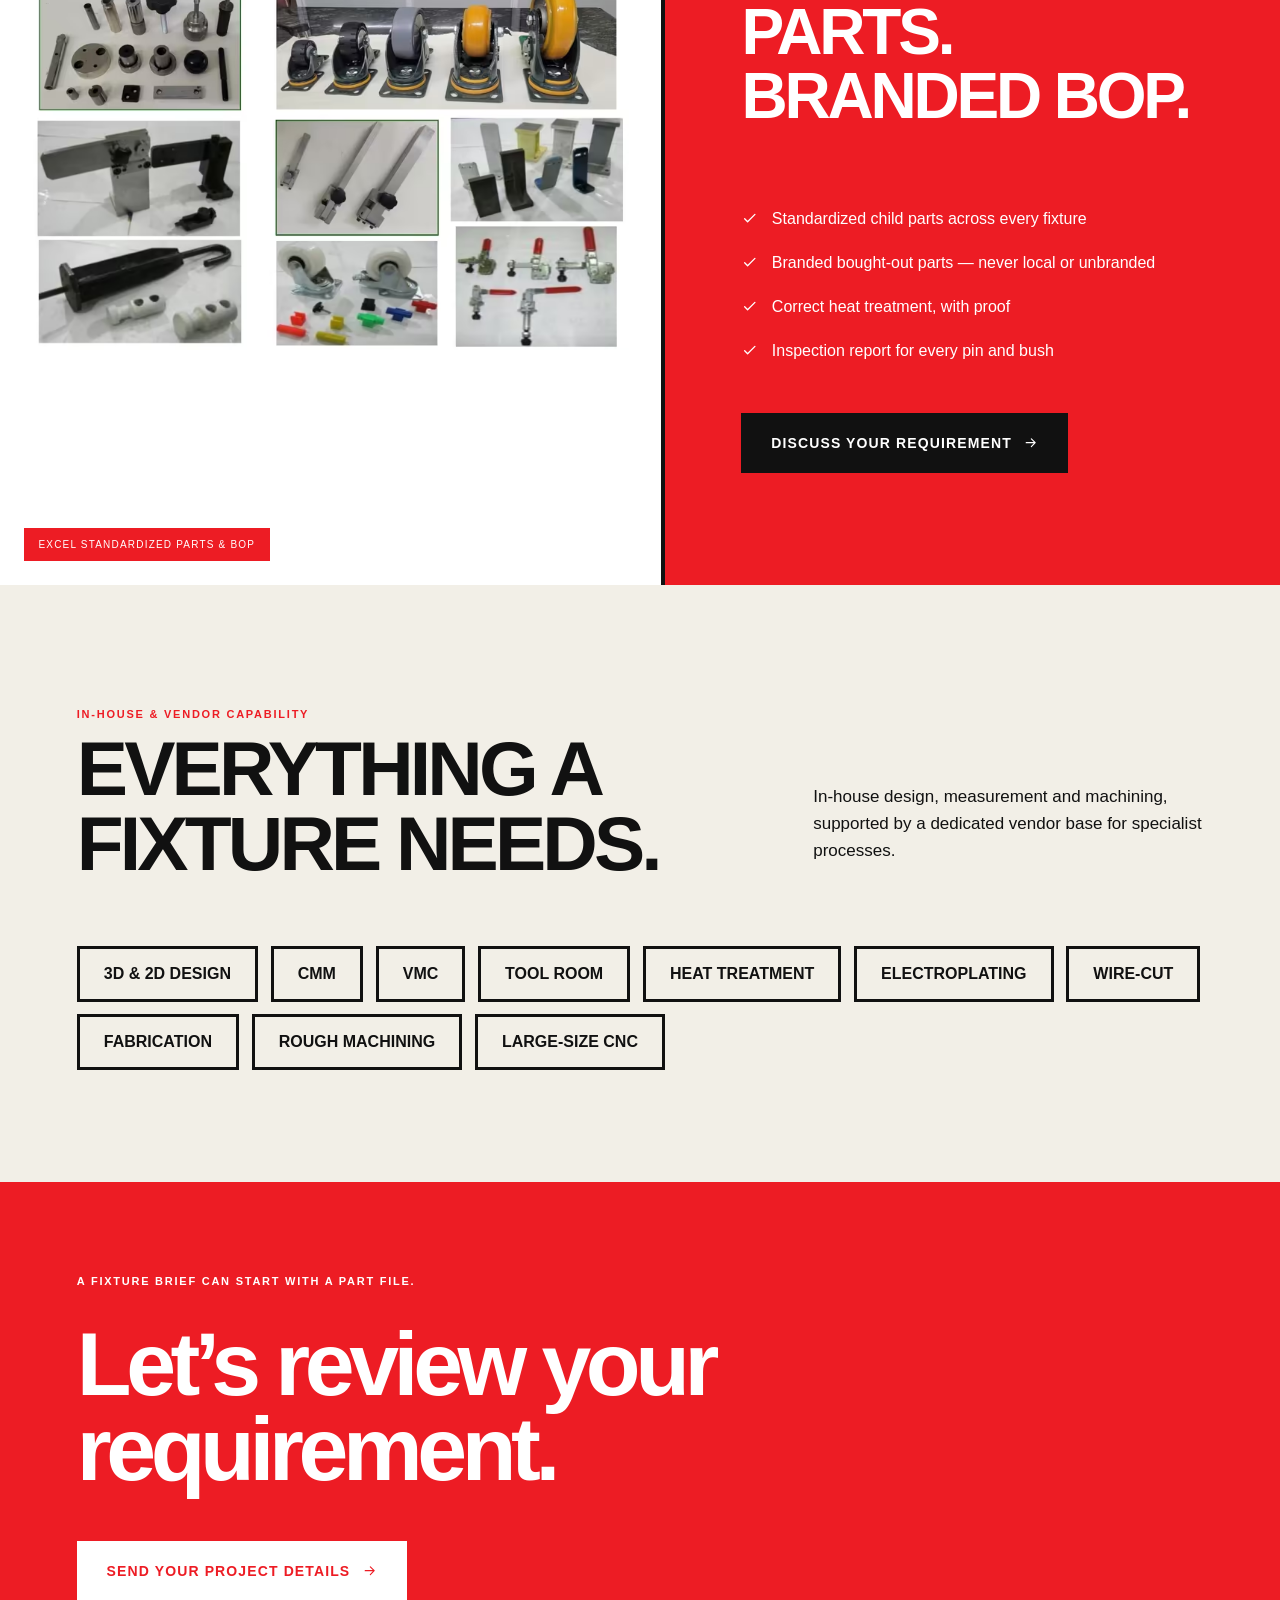
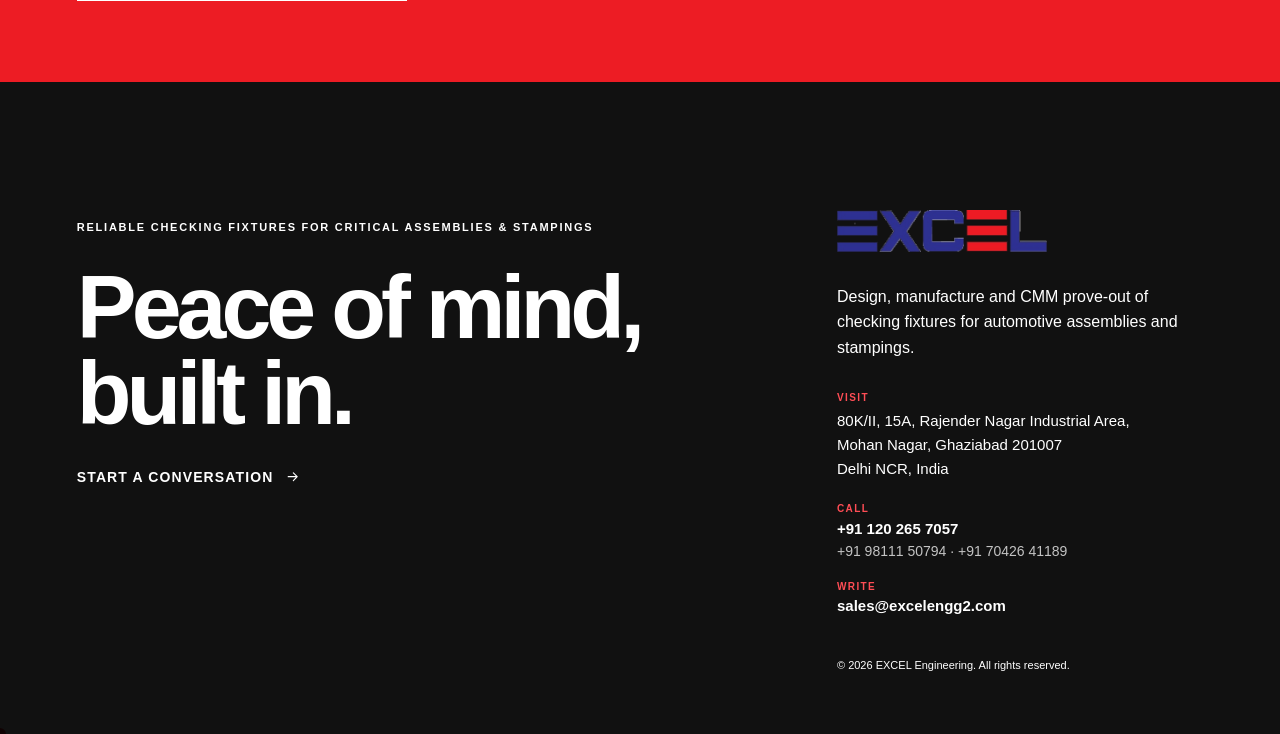
<file: capabilities.html>
<!doctype html>
<html lang="en-IN">
<head>
  <meta charset="utf-8">
  <meta name="viewport" content="width=device-width, initial-scale=1">
  <title>Capabilities — EXCEL Engineering</title>
  <meta name="description" content="Checking fixtures for critical automotive assemblies, stampings and multi-part master assemblies — standardized parts, branded BOP and CMM prove-out in one go.">
  <meta property="og:type" content="website">
  <meta property="og:site_name" content="EXCEL Engineering">
  <meta property="og:title" content="Capabilities — EXCEL Engineering">
  <meta property="og:description" content="Checking fixtures for critical automotive assemblies, stampings and multi-part master assemblies — standardized parts, branded BOP and CMM prove-out in one go.">
  <meta name="theme-color" content="#111111">
  <link rel="icon" href="assets/favicon.png" type="image/png">
  <link rel="apple-touch-icon" href="assets/apple-touch-icon.png">
  <link rel="stylesheet" href="styles.css">
</head>
<body class="design-03-redline-editorial" data-page="capabilities">
  <a class="skip-link" href="#main" data-copy="common.skipLink">Skip to content</a>

  <div class="scroll-line" aria-hidden="true"></div>
  <header class="site-header">
    <a class="brand" href="index.html" aria-label="EXCEL Engineering home">
      <span class="brand-frame"><img src="assets/logo-480.png" width="480" height="94" alt="EXCEL"></span>
      <span class="brand-note" data-copy="common.tagline">Checking Fixtures<br>Peace of Mind</span>
    </a>
    <nav class="desktop-nav" aria-label="Primary navigation"><a href="index.html" data-copy="common.navigation.0">Home</a><a href="about.html" data-copy="common.navigation.1">About</a><a href="capabilities.html" class="active" aria-current="page" data-copy="common.navigation.2">Capabilities</a><a href="work.html" data-copy="common.navigation.3">Gallery</a><a href="contact.html" data-copy="common.navigation.4">Contact</a></nav>
    <a class="header-cta" href="contact.html"><span data-copy="common.discussButton">Discuss a project</span> <svg viewBox="0 0 24 24" aria-hidden="true"><path d="M5 12h13M13 6l6 6-6 6"/></svg></a>
    <button class="menu-button" aria-expanded="false" aria-label="Open menu"><svg viewBox="0 0 24 24" aria-hidden="true"><path d="M4 7h16M4 12h16M4 17h16"/></svg></button>
    <nav class="mobile-nav" aria-label="Mobile navigation"><a href="index.html" data-copy="common.navigation.0">Home</a><a href="about.html" data-copy="common.navigation.1">About</a><a href="capabilities.html" class="active" aria-current="page" data-copy="common.navigation.2">Capabilities</a><a href="work.html" data-copy="common.navigation.3">Gallery</a><a href="contact.html" data-copy="common.navigation.4">Contact</a></nav>
  </header>
  <main id="main">
    <section class="page-hero capabilities-hero">
      <div class="page-hero-copy">
        <p class="eyebrow" data-copy="capabilities.hero.eyebrow">Capabilities</p>
        <h1 data-copy="capabilities.hero.title">Fixtures for <span>critical</span> assemblies &amp; stampings.</h1>
        <p data-copy="capabilities.hero.text">We design, build and prove out checking fixtures for automotive sheet-metal assemblies and stampings — from single parts to multi-part master assemblies.</p>
      </div>
      <figure class="capability-hero-media reveal">
        <video autoplay muted loop playsinline preload="none" poster="assets/media/fixture-pair-1280.webp" data-autoplay>
          <source data-src="assets/video/fixture-pair.mp4" type="video/mp4">
        </video>
        <figcaption data-copy="capabilities.hero.mediaLabel">Proved out on CMM in one go.</figcaption>
      </figure>
    </section>
    <section class="capability-list">
      <article class="cap-row reveal"><span>01</span><div><h2 data-copy="capabilities.items.0.title">Assembly checking fixtures</h2><p data-copy="capabilities.items.0.text">Fixtures for critical automotive assemblies, designed so every check is repeatable and every result is trusted.</p></div><ul><li data-copy="capabilities.items.0.points.0">Floor, dash and body-side assemblies</li><li data-copy="capabilities.items.0.points.1">Axle and suspension beams</li><li data-copy="capabilities.items.0.points.2">Steering support members</li></ul></article>
      <article class="cap-row reveal"><span>02</span><div><h2 data-copy="capabilities.items.1.title">Stamping checking fixtures</h2><p data-copy="capabilities.items.1.text">Fixtures for critical sheet-metal stampings, built for reliable results on the shop floor.</p></div><ul><li data-copy="capabilities.items.1.points.0">Panels and members</li><li data-copy="capabilities.items.1.points.1">Detailed, user-friendly labeling</li><li data-copy="capabilities.items.1.points.2">Rust-protected finish</li></ul></article>
      <article class="cap-row reveal"><span>03</span><div><h2 data-copy="capabilities.items.2.title">Master assembly fixtures</h2><p data-copy="capabilities.items.2.text">Multi-part master assembly fixtures that bring several mating parts onto a single, CMM-proven base.</p></div><ul><li data-copy="capabilities.items.2.points.0">Multiple parts on one base</li><li data-copy="capabilities.items.2.points.1">Proved out on CMM</li><li data-copy="capabilities.items.2.points.2">Built to look like a master gauge</li></ul></article>
      <article class="cap-row reveal"><span>04</span><div><h2 data-copy="capabilities.items.3.title">Design, CMM &amp; support</h2><p data-copy="capabilities.items.3.text">In-house 3D and 2D design and CMM measurement, with complete documentation and responsive service after delivery.</p></div><ul><li data-copy="capabilities.items.3.points.0">In-house 3D &amp; 2D design</li><li data-copy="capabilities.items.3.points.1">CMM and pin &amp; bush reports</li><li data-copy="capabilities.items.3.points.2">Responsive after-delivery support</li></ul></article>
    </section>
    <section class="difference section-pad">
      <div class="section-head"><div><p class="section-kicker" data-copy="capabilities.difference.eyebrow">The EXCEL difference</p><h2 data-copy="capabilities.difference.title">Accurate. Durable. <span>Delightful.</span></h2></div></div>
      <div class="difference-grid">
        <article class="reveal"><h3 data-copy="capabilities.difference.groups.0.title">Built for accuracy</h3><ul><li><svg viewBox="0 0 24 24" aria-hidden="true"><path d="m5 12 4 4L19 6"/></svg> <span data-copy="capabilities.difference.groups.0.points.0">Maximum use of standardized child parts</span></li><li><svg viewBox="0 0 24 24" aria-hidden="true"><path d="m5 12 4 4L19 6"/></svg> <span data-copy="capabilities.difference.groups.0.points.1">Branded bought-out parts (BOP) only</span></li><li><svg viewBox="0 0 24 24" aria-hidden="true"><path d="m5 12 4 4L19 6"/></svg> <span data-copy="capabilities.difference.groups.0.points.2">Right heat treatment for every relevant child part — with proof</span></li><li><svg viewBox="0 0 24 24" aria-hidden="true"><path d="m5 12 4 4L19 6"/></svg> <span data-copy="capabilities.difference.groups.0.points.3">Detailed inspection report of pins and bushes</span></li><li><svg viewBox="0 0 24 24" aria-hidden="true"><path d="m5 12 4 4L19 6"/></svg> <span data-copy="capabilities.difference.groups.0.points.4">No play in pins &amp; bushes, or in moving parts like hinges and swing units</span></li><li><svg viewBox="0 0 24 24" aria-hidden="true"><path d="m5 12 4 4L19 6"/></svg> <span data-copy="capabilities.difference.groups.0.points.5">Proved out on CMM in one go — without a long list of NG points</span></li></ul></article>
        <article class="reveal"><h3 data-copy="capabilities.difference.groups.1.title">Built for the people using it</h3><ul><li><svg viewBox="0 0 24 24" aria-hidden="true"><path d="m5 12 4 4L19 6"/></svg> <span data-copy="capabilities.difference.groups.1.points.0">Premium aesthetics comparable with international fixtures</span></li><li><svg viewBox="0 0 24 24" aria-hidden="true"><path d="m5 12 4 4L19 6"/></svg> <span data-copy="capabilities.difference.groups.1.points.1">Detailed labeling for maximum user-friendliness</span></li><li><svg viewBox="0 0 24 24" aria-hidden="true"><path d="m5 12 4 4L19 6"/></svg> <span data-copy="capabilities.difference.groups.1.points.2">Special care for rust, coating and paint</span></li><li><svg viewBox="0 0 24 24" aria-hidden="true"><path d="m5 12 4 4L19 6"/></svg> <span data-copy="capabilities.difference.groups.1.points.3">Authentic, regular project status updates — no follow-ups</span></li><li><svg viewBox="0 0 24 24" aria-hidden="true"><path d="m5 12 4 4L19 6"/></svg> <span data-copy="capabilities.difference.groups.1.points.4">Attention to detail that makes a big difference</span></li></ul></article>
      </div>
    </section>
    <section class="feature-story parts-story">
      <div class="feature-image reveal"><picture><source type="image/avif" srcset="assets/media/facility/standard-parts-480.avif 480w, assets/media/facility/standard-parts-800.avif 800w, assets/media/facility/standard-parts-1200.avif 1200w, assets/media/facility/standard-parts-1600.avif 1600w" sizes="(max-width: 900px) 100vw, 57vw"><source type="image/webp" srcset="assets/media/facility/standard-parts-480.webp 480w, assets/media/facility/standard-parts-800.webp 800w, assets/media/facility/standard-parts-1200.webp 1200w, assets/media/facility/standard-parts-1600.webp 1600w" sizes="(max-width: 900px) 100vw, 57vw"><img src="assets/media/facility/standard-parts.jpg" width="1600" height="1012" alt="EXCEL standardized parts &amp; BOP" data-copy-attr="alt:capabilities.parts.mediaLabel" loading="lazy" decoding="async"></picture><span class="image-tag" data-copy="capabilities.parts.mediaLabel">EXCEL standardized parts &amp; BOP</span></div>
      <div class="feature-copy reveal"><p class="section-kicker" data-copy="capabilities.parts.eyebrow">Consistent quality</p><h2 data-copy="capabilities.parts.title">Standardized parts.<br>Branded BOP.</h2><ul><li><svg viewBox="0 0 24 24" aria-hidden="true"><path d="m5 12 4 4L19 6"/></svg> <span data-copy="capabilities.parts.points.0">Standardized child parts across every fixture</span></li><li><svg viewBox="0 0 24 24" aria-hidden="true"><path d="m5 12 4 4L19 6"/></svg> <span data-copy="capabilities.parts.points.1">Branded bought-out parts — never local or unbranded</span></li><li><svg viewBox="0 0 24 24" aria-hidden="true"><path d="m5 12 4 4L19 6"/></svg> <span data-copy="capabilities.parts.points.2">Correct heat treatment, with proof</span></li><li><svg viewBox="0 0 24 24" aria-hidden="true"><path d="m5 12 4 4L19 6"/></svg> <span data-copy="capabilities.parts.points.3">Inspection report for every pin and bush</span></li></ul><a class="button primary" href="contact.html"><span data-copy="capabilities.parts.link">Discuss your requirement</span> <svg viewBox="0 0 24 24" aria-hidden="true"><path d="M5 12h13M13 6l6 6-6 6"/></svg></a></div>
    </section>
    <section class="materials section-pad">
      <div class="section-head"><div><p class="section-kicker" data-copy="capabilities.applications.eyebrow">In-house &amp; vendor capability</p><h2 data-copy="capabilities.applications.title">Everything a fixture needs.</h2></div><p data-copy="capabilities.applications.text">In-house design, measurement and machining, supported by a dedicated vendor base for specialist processes.</p></div>
      <div class="pill-grid"><span data-copy="capabilities.applications.items.0">3D &amp; 2D design</span><span data-copy="capabilities.applications.items.1">CMM</span><span data-copy="capabilities.applications.items.2">VMC</span><span data-copy="capabilities.applications.items.3">Tool room</span><span data-copy="capabilities.applications.items.4">Heat treatment</span><span data-copy="capabilities.applications.items.5">Electroplating</span><span data-copy="capabilities.applications.items.6">Wire-cut</span><span data-copy="capabilities.applications.items.7">Fabrication</span><span data-copy="capabilities.applications.items.8">Rough machining</span><span data-copy="capabilities.applications.items.9">Large-size CNC</span></div>
    </section>
    <section class="cta-panel reveal"><p class="eyebrow" data-copy="capabilities.cta.eyebrow">A fixture brief can start with a part file.</p><h2 data-copy="capabilities.cta.title">Let’s review your requirement.</h2><a class="button light" href="contact.html"><span data-copy="capabilities.cta.link">Send your project details</span> <svg viewBox="0 0 24 24" aria-hidden="true"><path d="M5 12h13M13 6l6 6-6 6"/></svg></a></section>
  </main>

  <footer class="site-footer">
    <div class="footer-lead">
      <p class="eyebrow" data-copy="common.footer.eyebrow">Reliable checking fixtures for critical assemblies &amp; stampings</p>
      <h2 data-copy="common.footer.title">Peace of mind,<br>built in.</h2>
      <a class="text-link" href="contact.html"><span data-copy="common.footer.link">Start a conversation</span> <svg viewBox="0 0 24 24" aria-hidden="true"><path d="M5 12h13M13 6l6 6-6 6"/></svg></a>
    </div>
    <div class="footer-meta">
      <img src="assets/logo-480.png" width="480" height="94" alt="EXCEL Engineering" loading="lazy" decoding="async">
      <p class="footer-description" data-copy="common.footer.description">Design, manufacture and CMM prove-out of checking fixtures for automotive assemblies and stampings.</p>
      <div class="footer-contact">
        <div><span data-copy="common.footer.addressLabel">Visit</span><address data-copy="common.footer.address">80K/II, 15A, Rajender Nagar Industrial Area,<br>Mohan Nagar, Ghaziabad 201007<br>Delhi NCR, India</address></div>
        <div><span data-copy="common.footer.phoneLabel">Call</span><a href="tel:+911202657057" data-copy="common.footer.phone">+91 120 265 7057</a><p data-copy="common.footer.mobiles">+91 98111 50794 · +91 70426 41189</p></div>
        <div><span data-copy="common.footer.emailLabel">Write</span><a href="mailto:sales@excelengg2.com" data-copy="common.footer.email">sales@excelengg2.com</a></div>
      </div>
      <p class="copyright">© <span data-year>2026</span> <span data-copy="common.footer.copyright">EXCEL Engineering. All rights reserved.</span></p>
    </div>
  </footer>
  <div class="cursor-dot" aria-hidden="true"></div>
  <script src="content.js" defer></script>
  <script src="script.js" defer></script>
</body>
</html>
</file>
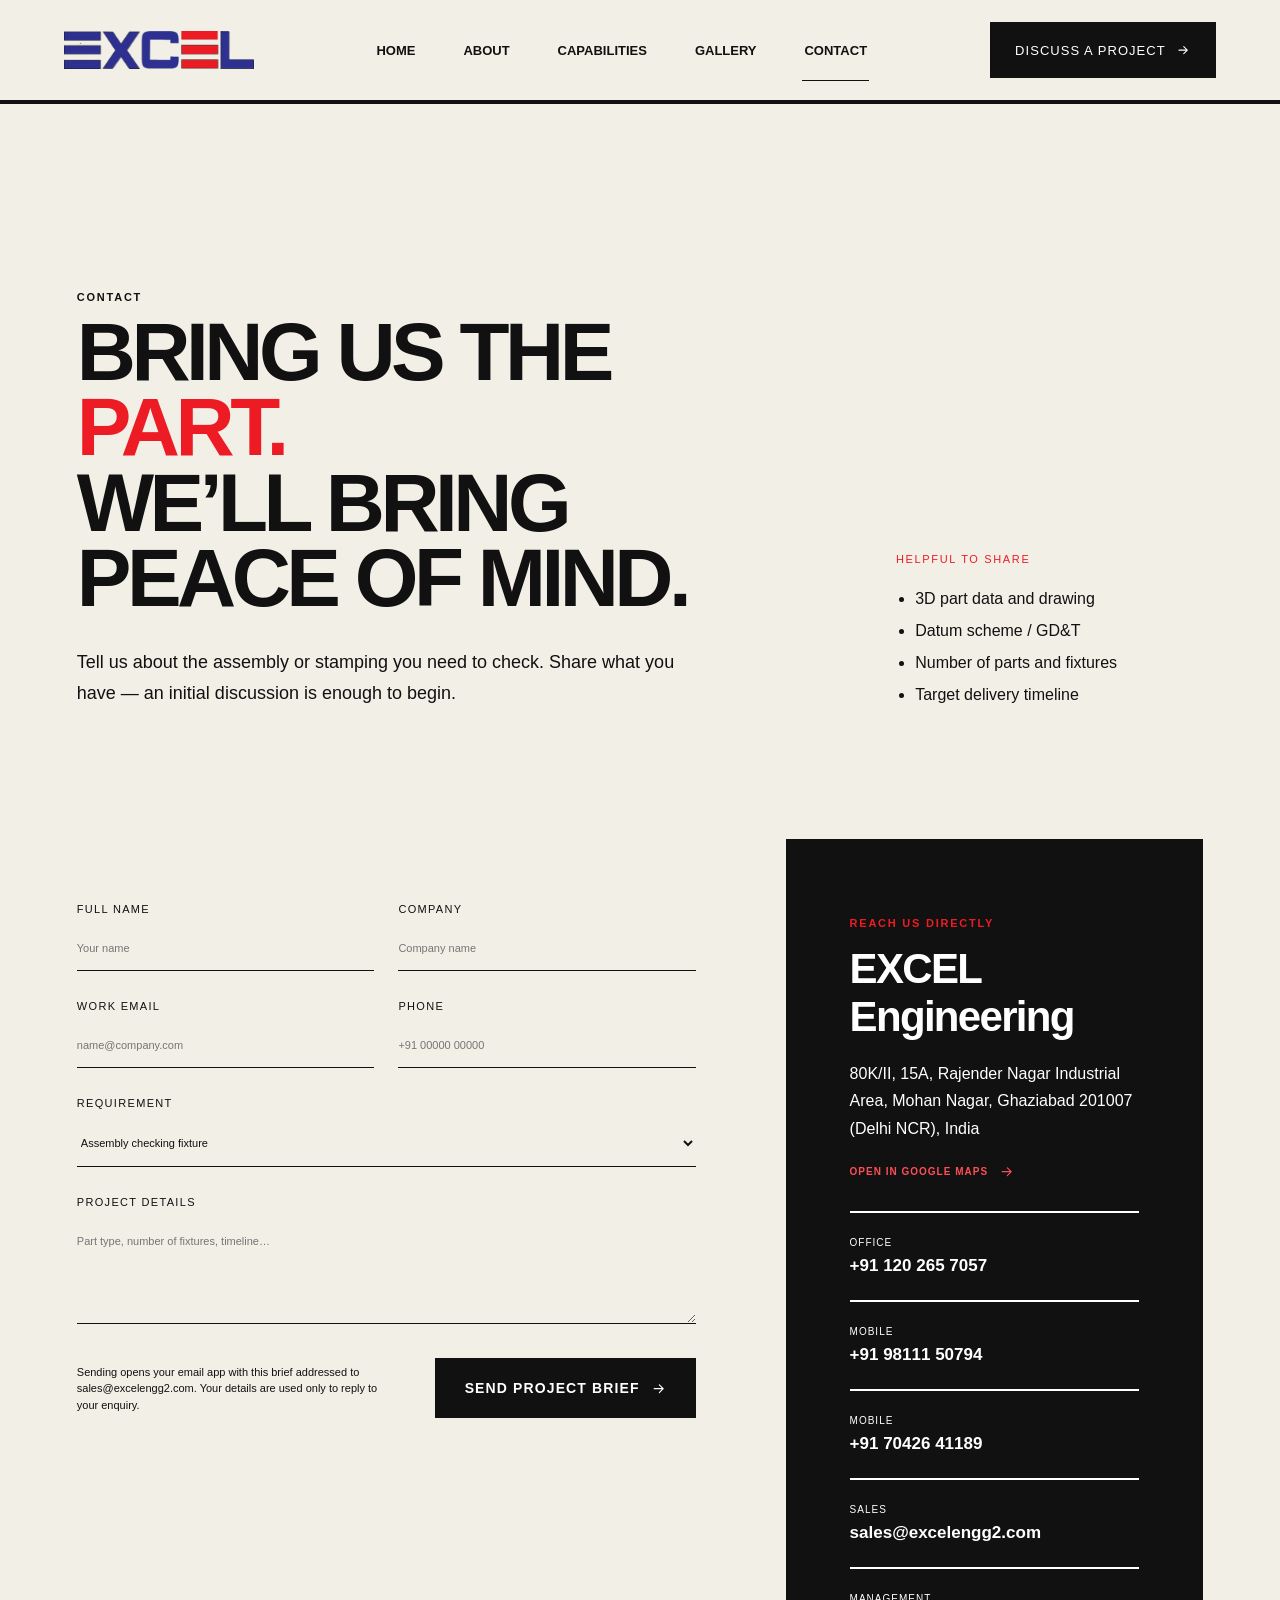
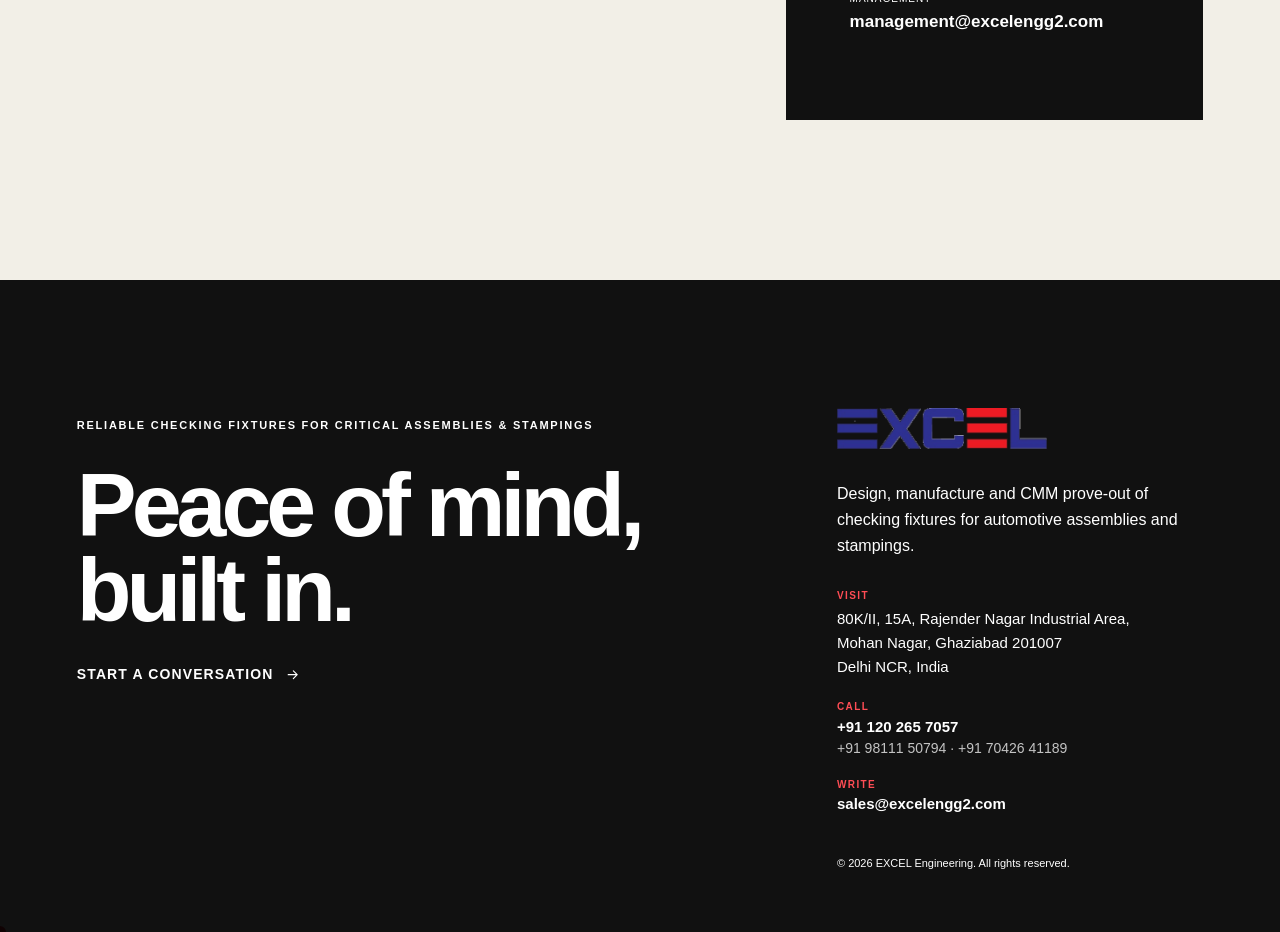
<file: contact.html>
<!doctype html>
<html lang="en-IN">
<head>
  <meta charset="utf-8">
  <meta name="viewport" content="width=device-width, initial-scale=1">
  <title>Contact — EXCEL Engineering</title>
  <meta name="description" content="Contact EXCEL Engineering, Ghaziabad (Delhi NCR): +91 120 265 7057, sales@excelengg2.com. Send us your checking-fixture requirement.">
  <meta property="og:type" content="website">
  <meta property="og:site_name" content="EXCEL Engineering">
  <meta property="og:title" content="Contact — EXCEL Engineering">
  <meta property="og:description" content="Contact EXCEL Engineering, Ghaziabad (Delhi NCR): +91 120 265 7057, sales@excelengg2.com. Send us your checking-fixture requirement.">
  <meta name="theme-color" content="#111111">
  <link rel="icon" href="assets/favicon.png" type="image/png">
  <link rel="apple-touch-icon" href="assets/apple-touch-icon.png">
  <link rel="stylesheet" href="styles.css">
</head>
<body class="design-03-redline-editorial" data-page="contact">
  <a class="skip-link" href="#main" data-copy="common.skipLink">Skip to content</a>

  <div class="scroll-line" aria-hidden="true"></div>
  <header class="site-header">
    <a class="brand" href="index.html" aria-label="EXCEL Engineering home">
      <span class="brand-frame"><img src="assets/logo-480.png" width="480" height="94" alt="EXCEL"></span>
      <span class="brand-note" data-copy="common.tagline">Checking Fixtures<br>Peace of Mind</span>
    </a>
    <nav class="desktop-nav" aria-label="Primary navigation"><a href="index.html" data-copy="common.navigation.0">Home</a><a href="about.html" data-copy="common.navigation.1">About</a><a href="capabilities.html" data-copy="common.navigation.2">Capabilities</a><a href="work.html" data-copy="common.navigation.3">Gallery</a><a href="contact.html" class="active" aria-current="page" data-copy="common.navigation.4">Contact</a></nav>
    <a class="header-cta" href="contact.html"><span data-copy="common.discussButton">Discuss a project</span> <svg viewBox="0 0 24 24" aria-hidden="true"><path d="M5 12h13M13 6l6 6-6 6"/></svg></a>
    <button class="menu-button" aria-expanded="false" aria-label="Open menu"><svg viewBox="0 0 24 24" aria-hidden="true"><path d="M4 7h16M4 12h16M4 17h16"/></svg></button>
    <nav class="mobile-nav" aria-label="Mobile navigation"><a href="index.html" data-copy="common.navigation.0">Home</a><a href="about.html" data-copy="common.navigation.1">About</a><a href="capabilities.html" data-copy="common.navigation.2">Capabilities</a><a href="work.html" data-copy="common.navigation.3">Gallery</a><a href="contact.html" class="active" aria-current="page" data-copy="common.navigation.4">Contact</a></nav>
  </header>
  <main id="main">
    <section class="contact-hero">
      <div class="reveal"><p class="eyebrow" data-copy="contact.hero.eyebrow">Contact</p><h1 data-copy="contact.hero.title">Bring us the <span>part.</span><br>We’ll bring peace of mind.</h1><p data-copy="contact.hero.text">Tell us about the assembly or stamping you need to check. Share what you have — an initial discussion is enough to begin.</p></div>
      <aside><span data-copy="contact.hero.inputsLabel">Helpful to share</span><ul><li data-copy="contact.hero.inputs.0">3D part data and drawing</li><li data-copy="contact.hero.inputs.1">Datum scheme / GD&amp;T</li><li data-copy="contact.hero.inputs.2">Number of parts and fixtures</li><li data-copy="contact.hero.inputs.3">Target delivery timeline</li></ul></aside>
    </section>
    <section class="contact-layout">
      <form class="project-form reveal" data-mail-form="sales@excelengg2.com">
        <div class="form-row"><label><span data-copy="contact.form.name">Full name</span><input name="name" autocomplete="name" required placeholder="Your name" data-copy-attr="placeholder:contact.form.namePlaceholder"></label><label><span data-copy="contact.form.company">Company</span><input name="company" autocomplete="organization" required placeholder="Company name" data-copy-attr="placeholder:contact.form.companyPlaceholder"></label></div>
        <div class="form-row"><label><span data-copy="contact.form.email">Work email</span><input type="email" name="email" autocomplete="email" required placeholder="name@company.com" data-copy-attr="placeholder:contact.form.emailPlaceholder"></label><label><span data-copy="contact.form.phone">Phone</span><input type="tel" name="phone" autocomplete="tel" placeholder="+91 00000 00000" data-copy-attr="placeholder:contact.form.phonePlaceholder"></label></div>
        <label><span data-copy="contact.form.requirement">Requirement</span><select name="type"><option data-copy="contact.form.requirementOptions.0">Assembly checking fixture</option><option data-copy="contact.form.requirementOptions.1">Stamping checking fixture</option><option data-copy="contact.form.requirementOptions.2">Master assembly fixture</option><option data-copy="contact.form.requirementOptions.3">Other / not sure yet</option></select></label>
        <label><span data-copy="contact.form.details">Project details</span><textarea name="details" required rows="6" placeholder="Part type, number of fixtures, timeline…" data-copy-attr="placeholder:contact.form.detailsPlaceholder"></textarea></label>
        <div class="form-foot"><p data-copy="contact.form.note">Sending opens your email app with this brief addressed to sales@excelengg2.com. Your details are used only to reply to your enquiry.</p><button class="button primary" type="submit"><span data-copy="contact.form.submit">Send project brief</span> <svg viewBox="0 0 24 24" aria-hidden="true"><path d="M5 12h13M13 6l6 6-6 6"/></svg></button></div>
        <p class="form-success" role="status" data-copy="contact.form.success">Your email app should now be open with the brief ready to send. If nothing opened, please write to sales@excelengg2.com.</p>
      </form>
      <aside class="contact-card reveal">
        <p class="section-kicker" data-copy="contact.context.eyebrow">Reach us directly</p>
        <h2 data-copy="contact.context.title">EXCEL Engineering</h2>
        <address data-copy="contact.context.address">80K/II, 15A, Rajender Nagar Industrial Area, Mohan Nagar, Ghaziabad 201007 (Delhi NCR), India</address>
        <a class="text-link map-link" href="https://www.google.com/maps/search/?api=1&amp;query=Rajender+Nagar+Industrial+Area%2C+Mohan+Nagar%2C+Ghaziabad+201007" target="_blank" rel="noopener"><span data-copy="contact.context.mapLink">Open in Google Maps</span> <svg viewBox="0 0 24 24" aria-hidden="true"><path d="M5 12h13M13 6l6 6-6 6"/></svg></a>
        <div><span data-copy="contact.context.details.0.0">Office</span><a href="tel:+911202657057" data-copy="contact.context.details.0.1">+91 120 265 7057</a></div>
        <div><span data-copy="contact.context.details.1.0">Mobile</span><a href="tel:+919811150794" data-copy="contact.context.details.1.1">+91 98111 50794</a></div>
        <div><span data-copy="contact.context.details.2.0">Mobile</span><a href="tel:+917042641189" data-copy="contact.context.details.2.1">+91 70426 41189</a></div>
        <div><span data-copy="contact.context.details.3.0">Sales</span><a href="mailto:sales@excelengg2.com" data-copy="contact.context.details.3.1">sales@excelengg2.com</a></div>
        <div><span data-copy="contact.context.details.4.0">Management</span><a href="mailto:management@excelengg2.com" data-copy="contact.context.details.4.1">management@excelengg2.com</a></div>
      </aside>
    </section>
  </main>

  <footer class="site-footer">
    <div class="footer-lead">
      <p class="eyebrow" data-copy="common.footer.eyebrow">Reliable checking fixtures for critical assemblies &amp; stampings</p>
      <h2 data-copy="common.footer.title">Peace of mind,<br>built in.</h2>
      <a class="text-link" href="contact.html"><span data-copy="common.footer.link">Start a conversation</span> <svg viewBox="0 0 24 24" aria-hidden="true"><path d="M5 12h13M13 6l6 6-6 6"/></svg></a>
    </div>
    <div class="footer-meta">
      <img src="assets/logo-480.png" width="480" height="94" alt="EXCEL Engineering" loading="lazy" decoding="async">
      <p class="footer-description" data-copy="common.footer.description">Design, manufacture and CMM prove-out of checking fixtures for automotive assemblies and stampings.</p>
      <div class="footer-contact">
        <div><span data-copy="common.footer.addressLabel">Visit</span><address data-copy="common.footer.address">80K/II, 15A, Rajender Nagar Industrial Area,<br>Mohan Nagar, Ghaziabad 201007<br>Delhi NCR, India</address></div>
        <div><span data-copy="common.footer.phoneLabel">Call</span><a href="tel:+911202657057" data-copy="common.footer.phone">+91 120 265 7057</a><p data-copy="common.footer.mobiles">+91 98111 50794 · +91 70426 41189</p></div>
        <div><span data-copy="common.footer.emailLabel">Write</span><a href="mailto:sales@excelengg2.com" data-copy="common.footer.email">sales@excelengg2.com</a></div>
      </div>
      <p class="copyright">© <span data-year>2026</span> <span data-copy="common.footer.copyright">EXCEL Engineering. All rights reserved.</span></p>
    </div>
  </footer>
  <div class="cursor-dot" aria-hidden="true"></div>
  <script src="content.js" defer></script>
  <script src="script.js" defer></script>
</body>
</html>
</file>
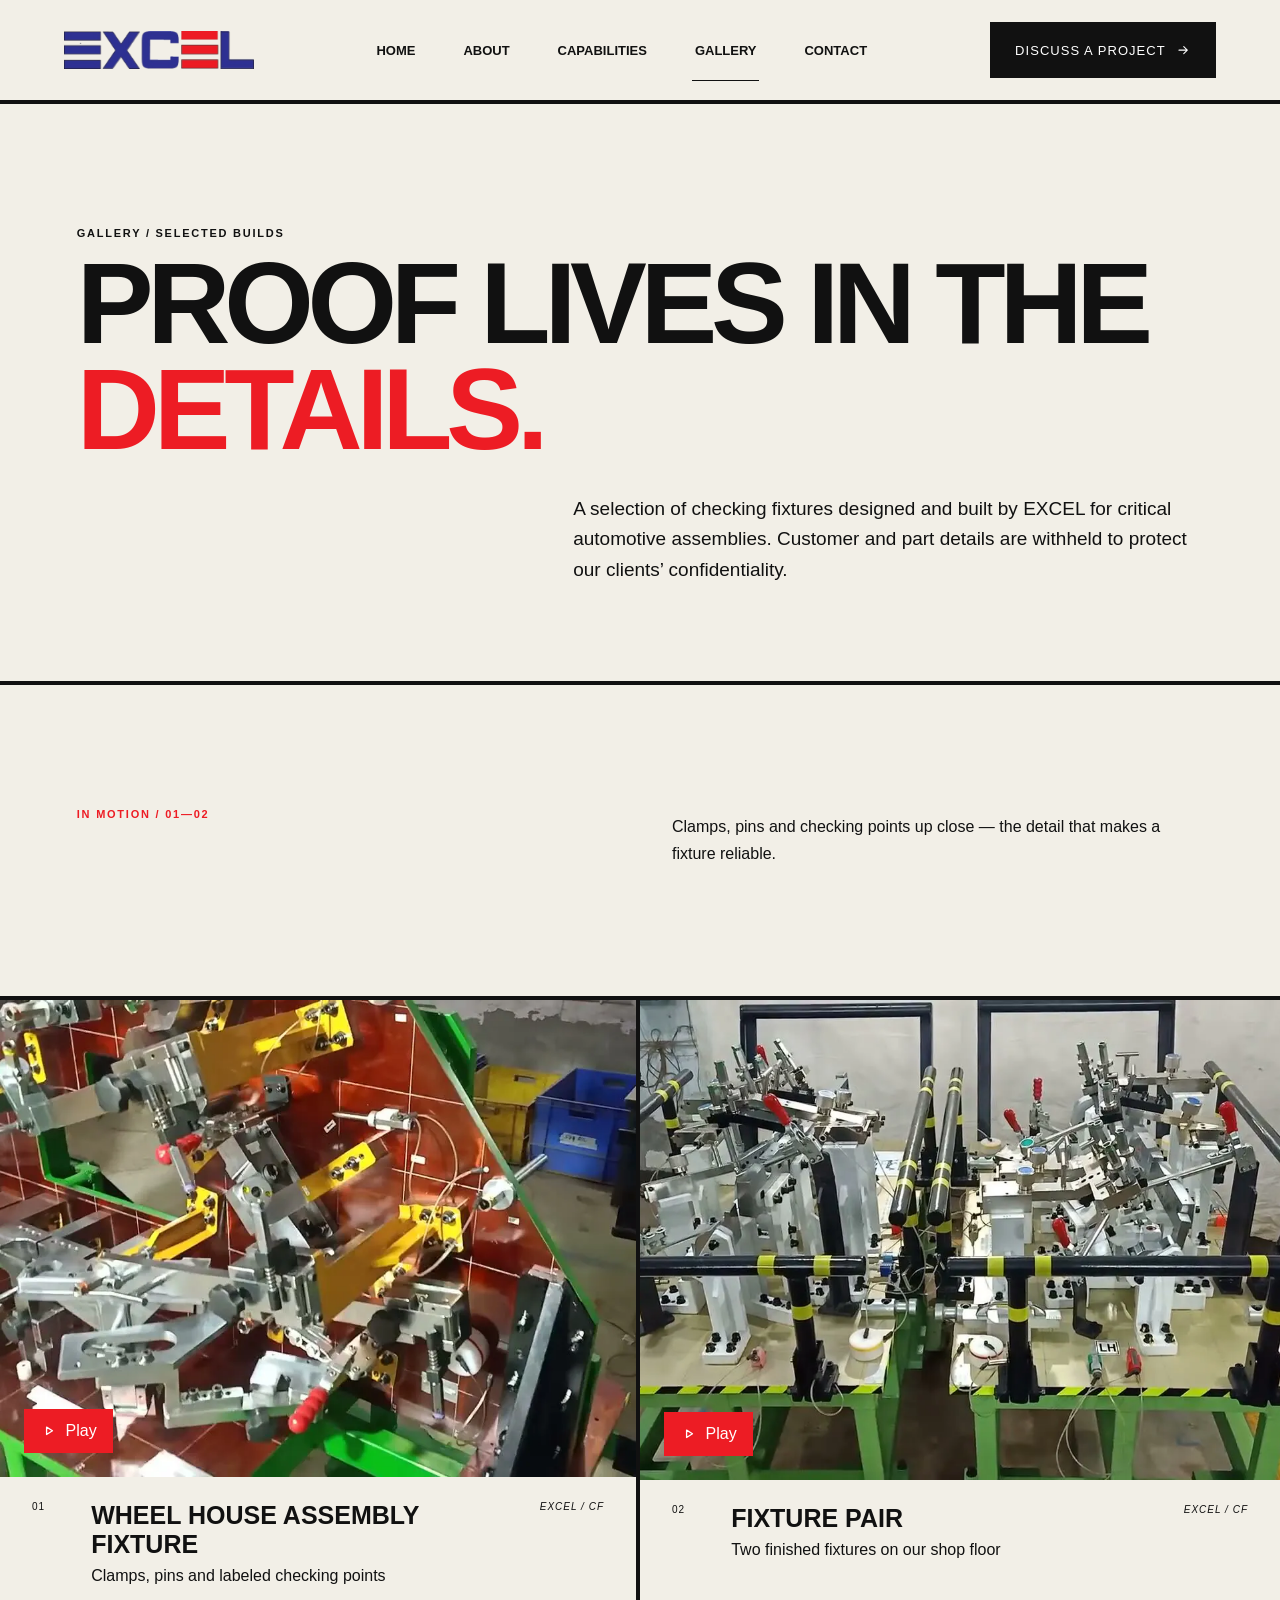
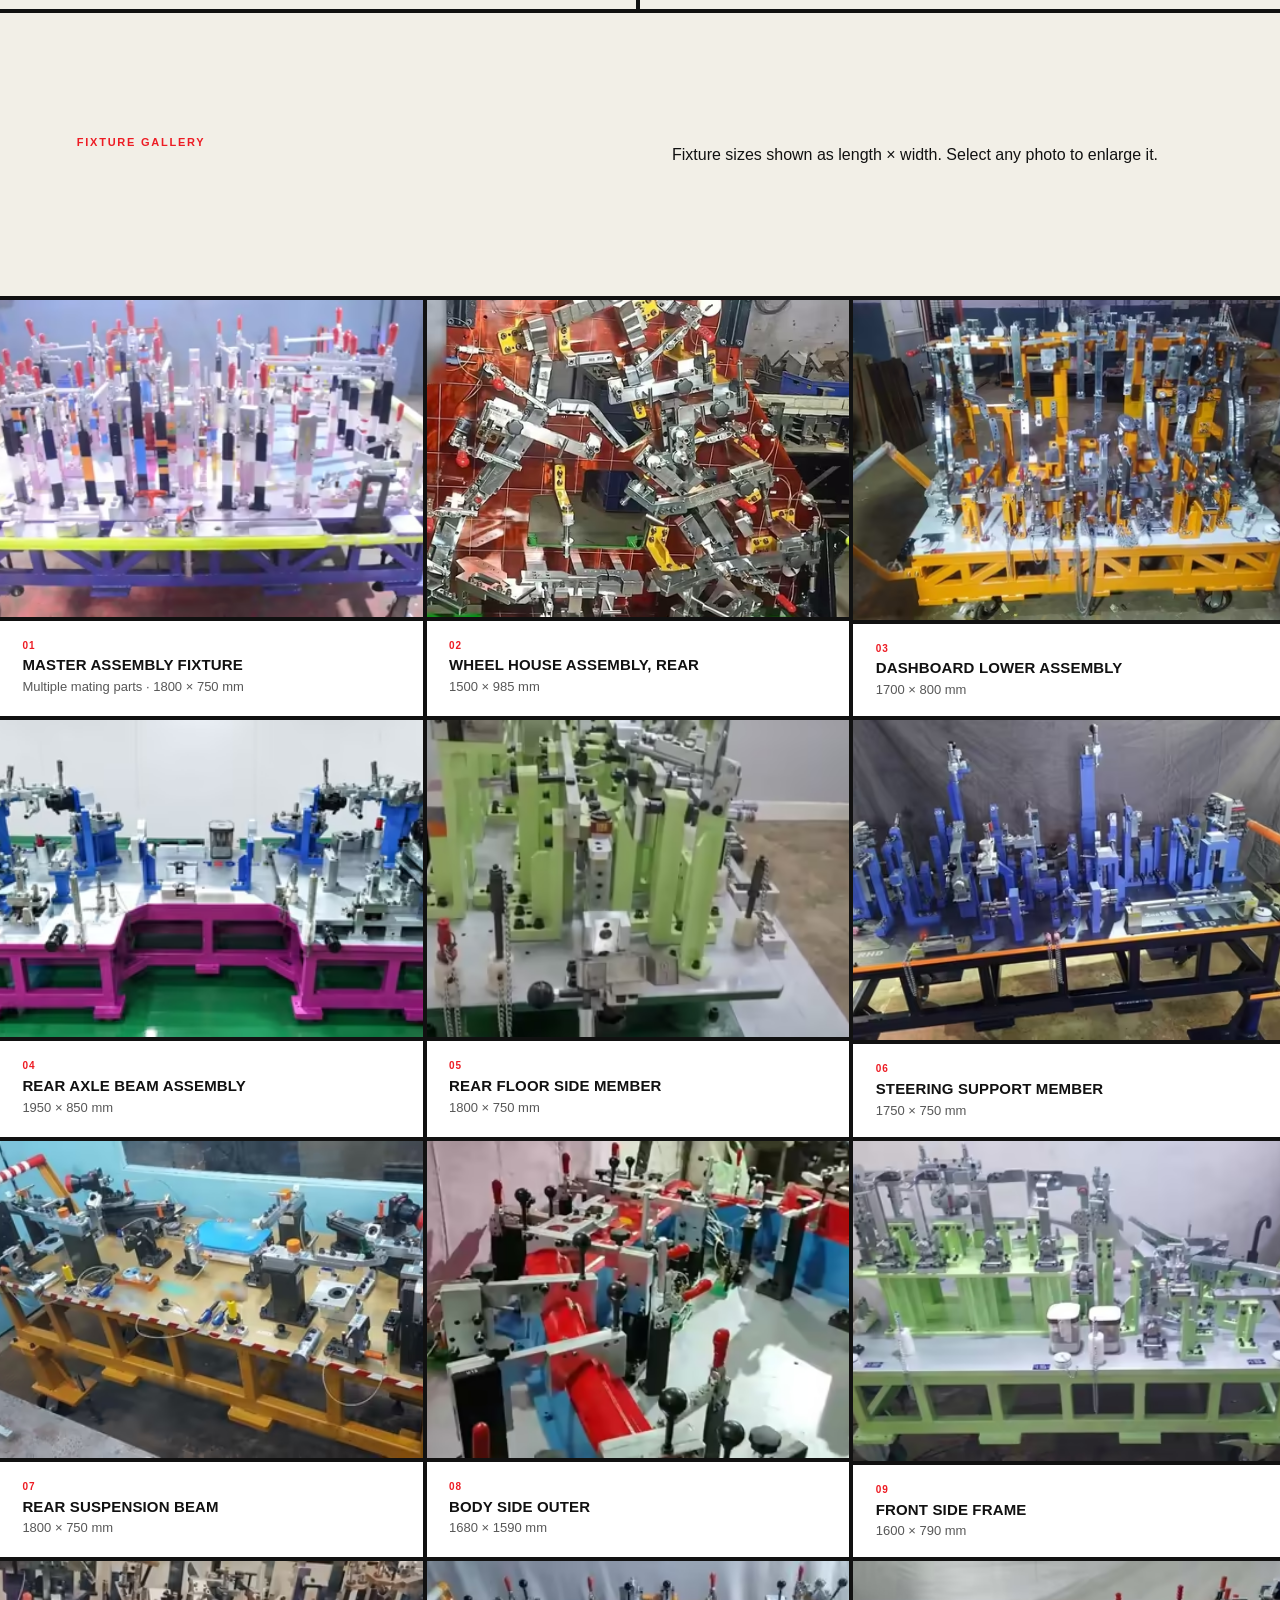
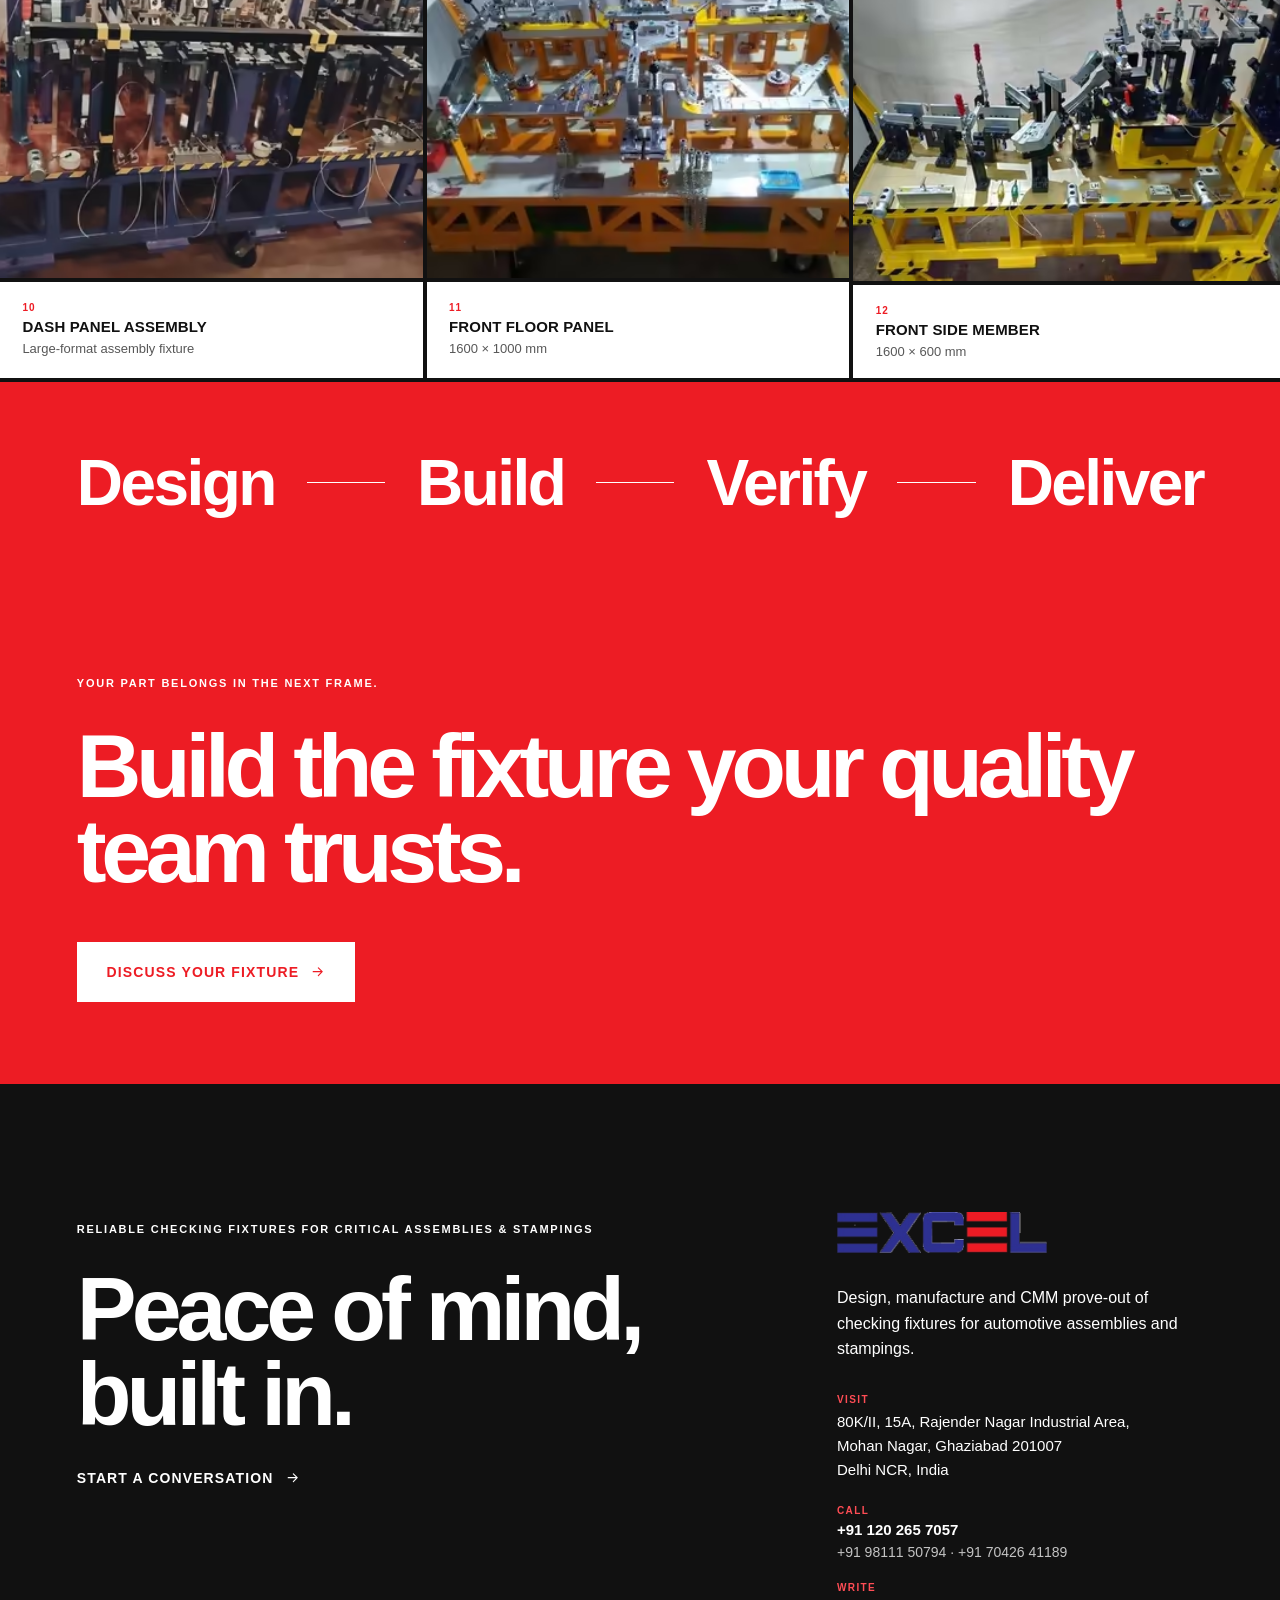
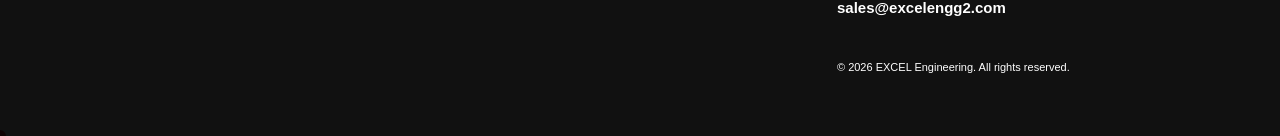
<file: work.html>
<!doctype html>
<html lang="en-IN">
<head>
  <meta charset="utf-8">
  <meta name="viewport" content="width=device-width, initial-scale=1">
  <title>Gallery — EXCEL Engineering</title>
  <meta name="description" content="A gallery of checking fixtures designed and built by EXCEL Engineering for critical automotive assemblies and stampings.">
  <meta property="og:type" content="website">
  <meta property="og:site_name" content="EXCEL Engineering">
  <meta property="og:title" content="Gallery — EXCEL Engineering">
  <meta property="og:description" content="A gallery of checking fixtures designed and built by EXCEL Engineering for critical automotive assemblies and stampings.">
  <meta name="theme-color" content="#111111">
  <link rel="icon" href="assets/favicon.png" type="image/png">
  <link rel="apple-touch-icon" href="assets/apple-touch-icon.png">
  <link rel="stylesheet" href="styles.css">
</head>
<body class="design-03-redline-editorial" data-page="work">
  <a class="skip-link" href="#main" data-copy="common.skipLink">Skip to content</a>

  <div class="scroll-line" aria-hidden="true"></div>
  <header class="site-header">
    <a class="brand" href="index.html" aria-label="EXCEL Engineering home">
      <span class="brand-frame"><img src="assets/logo-480.png" width="480" height="94" alt="EXCEL"></span>
      <span class="brand-note" data-copy="common.tagline">Checking Fixtures<br>Peace of Mind</span>
    </a>
    <nav class="desktop-nav" aria-label="Primary navigation"><a href="index.html" data-copy="common.navigation.0">Home</a><a href="about.html" data-copy="common.navigation.1">About</a><a href="capabilities.html" data-copy="common.navigation.2">Capabilities</a><a href="work.html" class="active" aria-current="page" data-copy="common.navigation.3">Gallery</a><a href="contact.html" data-copy="common.navigation.4">Contact</a></nav>
    <a class="header-cta" href="contact.html"><span data-copy="common.discussButton">Discuss a project</span> <svg viewBox="0 0 24 24" aria-hidden="true"><path d="M5 12h13M13 6l6 6-6 6"/></svg></a>
    <button class="menu-button" aria-expanded="false" aria-label="Open menu"><svg viewBox="0 0 24 24" aria-hidden="true"><path d="M4 7h16M4 12h16M4 17h16"/></svg></button>
    <nav class="mobile-nav" aria-label="Mobile navigation"><a href="index.html" data-copy="common.navigation.0">Home</a><a href="about.html" data-copy="common.navigation.1">About</a><a href="capabilities.html" data-copy="common.navigation.2">Capabilities</a><a href="work.html" class="active" aria-current="page" data-copy="common.navigation.3">Gallery</a><a href="contact.html" data-copy="common.navigation.4">Contact</a></nav>
  </header>
  <main id="main">
    <section class="page-hero work-hero">
      <p class="eyebrow" data-copy="work.hero.eyebrow">Gallery / Selected builds</p>
      <h1 data-copy="work.hero.title">Proof lives in the <span>details.</span></h1>
      <p data-copy="work.hero.text">A selection of checking fixtures designed and built by EXCEL for critical automotive assemblies. Customer and part details are withheld to protect our clients’ confidentiality.</p>
    </section>
    <section class="gallery-intro section-pad"><p data-copy="work.videos.label">In motion / 01—02</p><p data-copy="work.videos.text">Clamps, pins and checking points up close — the detail that makes a fixture reliable.</p></section>
    <section class="work-grid">
      <article class="work-card reveal">
        <div class="work-media"><video muted loop playsinline preload="none" poster="assets/media/fixture-closeup-1280.webp"><source src="assets/video/fixture-closeup.mp4" type="video/mp4"></video><button class="video-toggle" type="button" aria-label="Play Wheel house assembly fixture"><svg viewBox="0 0 24 24" aria-hidden="true"><path d="m9 7 8 5-8 5V7Z"/></svg><span>Play</span></button></div>
        <div class="work-caption"><span>01</span><div><h2 data-copy="work.videos.items.0.0">Wheel house assembly fixture</h2><p data-copy="work.videos.items.0.1">Clamps, pins and labeled checking points</p></div><i data-copy="work.mediaCode">EXCEL / CF</i></div>
      </article>
      <article class="work-card reveal">
        <div class="work-media"><video muted loop playsinline preload="none" poster="assets/media/fixture-pair-1280.webp"><source src="assets/video/fixture-pair.mp4" type="video/mp4"></video><button class="video-toggle" type="button" aria-label="Play Fixture pair"><svg viewBox="0 0 24 24" aria-hidden="true"><path d="m9 7 8 5-8 5V7Z"/></svg><span>Play</span></button></div>
        <div class="work-caption"><span>02</span><div><h2 data-copy="work.videos.items.1.0">Fixture pair</h2><p data-copy="work.videos.items.1.1">Two finished fixtures on our shop floor</p></div><i data-copy="work.mediaCode">EXCEL / CF</i></div>
      </article>
    </section>
    <section class="gallery-intro section-pad"><p data-copy="work.photos.label">Fixture gallery</p><p data-copy="work.photos.text">Fixture sizes shown as length × width. Select any photo to enlarge it.</p></section>
    <section class="photo-grid">
      <figure class="reveal"><a href="assets/media/gallery/master-assembly-1600.webp" data-lightbox><picture><source type="image/avif" srcset="assets/media/gallery/master-assembly-480.avif 480w, assets/media/gallery/master-assembly-800.avif 800w, assets/media/gallery/master-assembly-1200.avif 1200w, assets/media/gallery/master-assembly-1600.avif 1600w" sizes="(max-width: 580px) 100vw, (max-width: 900px) 50vw, 33vw"><source type="image/webp" srcset="assets/media/gallery/master-assembly-480.webp 480w, assets/media/gallery/master-assembly-800.webp 800w, assets/media/gallery/master-assembly-1200.webp 1200w, assets/media/gallery/master-assembly-1600.webp 1600w" sizes="(max-width: 580px) 100vw, (max-width: 900px) 50vw, 33vw"><img src="assets/media/gallery/master-assembly.jpg" width="1600" height="900" alt="Master assembly fixture" data-copy-attr="alt:work.photos.items.0.0" loading="lazy" decoding="async"></picture></a><figcaption><span>01</span><b data-copy="work.photos.items.0.0">Master assembly fixture</b><span data-copy="work.photos.items.0.1">Multiple mating parts · 1800 × 750 mm</span></figcaption></figure>
      <figure class="reveal"><a href="assets/media/gallery/wheel-house-rear-1040.webp" data-lightbox><picture><source type="image/avif" srcset="assets/media/gallery/wheel-house-rear-480.avif 480w, assets/media/gallery/wheel-house-rear-800.avif 800w, assets/media/gallery/wheel-house-rear-1040.avif 1040w" sizes="(max-width: 580px) 100vw, (max-width: 900px) 50vw, 33vw"><source type="image/webp" srcset="assets/media/gallery/wheel-house-rear-480.webp 480w, assets/media/gallery/wheel-house-rear-800.webp 800w, assets/media/gallery/wheel-house-rear-1040.webp 1040w" sizes="(max-width: 580px) 100vw, (max-width: 900px) 50vw, 33vw"><img src="assets/media/gallery/wheel-house-rear.jpg" width="1040" height="900" alt="Wheel house assembly, rear" data-copy-attr="alt:work.photos.items.1.0" loading="lazy" decoding="async"></picture></a><figcaption><span>02</span><b data-copy="work.photos.items.1.0">Wheel house assembly, rear</b><span data-copy="work.photos.items.1.1">1500 × 985 mm</span></figcaption></figure>
      <figure class="reveal"><a href="assets/media/gallery/dashboard-lower-862.webp" data-lightbox><picture><source type="image/avif" srcset="assets/media/gallery/dashboard-lower-480.avif 480w, assets/media/gallery/dashboard-lower-862.avif 862w" sizes="(max-width: 580px) 100vw, (max-width: 900px) 50vw, 33vw"><source type="image/webp" srcset="assets/media/gallery/dashboard-lower-480.webp 480w, assets/media/gallery/dashboard-lower-862.webp 862w" sizes="(max-width: 580px) 100vw, (max-width: 900px) 50vw, 33vw"><img src="assets/media/gallery/dashboard-lower.jpg" width="862" height="570" alt="Dashboard lower assembly" data-copy-attr="alt:work.photos.items.2.0" loading="lazy" decoding="async"></picture></a><figcaption><span>03</span><b data-copy="work.photos.items.2.0">Dashboard lower assembly</b><span data-copy="work.photos.items.2.1">1700 × 800 mm</span></figcaption></figure>
      <figure class="reveal"><a href="assets/media/gallery/rear-axle-beam-1600.webp" data-lightbox><picture><source type="image/avif" srcset="assets/media/gallery/rear-axle-beam-480.avif 480w, assets/media/gallery/rear-axle-beam-800.avif 800w, assets/media/gallery/rear-axle-beam-1200.avif 1200w, assets/media/gallery/rear-axle-beam-1600.avif 1600w" sizes="(max-width: 580px) 100vw, (max-width: 900px) 50vw, 33vw"><source type="image/webp" srcset="assets/media/gallery/rear-axle-beam-480.webp 480w, assets/media/gallery/rear-axle-beam-800.webp 800w, assets/media/gallery/rear-axle-beam-1200.webp 1200w, assets/media/gallery/rear-axle-beam-1600.webp 1600w" sizes="(max-width: 580px) 100vw, (max-width: 900px) 50vw, 33vw"><img src="assets/media/gallery/rear-axle-beam.jpg" width="1600" height="783" alt="Rear axle beam assembly" data-copy-attr="alt:work.photos.items.3.0" loading="lazy" decoding="async"></picture></a><figcaption><span>04</span><b data-copy="work.photos.items.3.0">Rear axle beam assembly</b><span data-copy="work.photos.items.3.1">1950 × 850 mm</span></figcaption></figure>
      <figure class="reveal"><a href="assets/media/gallery/rear-floor-side-member-1600.webp" data-lightbox><picture><source type="image/avif" srcset="assets/media/gallery/rear-floor-side-member-480.avif 480w, assets/media/gallery/rear-floor-side-member-800.avif 800w, assets/media/gallery/rear-floor-side-member-1200.avif 1200w, assets/media/gallery/rear-floor-side-member-1600.avif 1600w" sizes="(max-width: 580px) 100vw, (max-width: 900px) 50vw, 33vw"><source type="image/webp" srcset="assets/media/gallery/rear-floor-side-member-480.webp 480w, assets/media/gallery/rear-floor-side-member-800.webp 800w, assets/media/gallery/rear-floor-side-member-1200.webp 1200w, assets/media/gallery/rear-floor-side-member-1600.webp 1600w" sizes="(max-width: 580px) 100vw, (max-width: 900px) 50vw, 33vw"><img src="assets/media/gallery/rear-floor-side-member.jpg" width="1600" height="897" alt="Rear floor side member" data-copy-attr="alt:work.photos.items.4.0" loading="lazy" decoding="async"></picture></a><figcaption><span>05</span><b data-copy="work.photos.items.4.0">Rear floor side member</b><span data-copy="work.photos.items.4.1">1800 × 750 mm</span></figcaption></figure>
      <figure class="reveal"><a href="assets/media/gallery/steering-support-863.webp" data-lightbox><picture><source type="image/avif" srcset="assets/media/gallery/steering-support-480.avif 480w, assets/media/gallery/steering-support-863.avif 863w" sizes="(max-width: 580px) 100vw, (max-width: 900px) 50vw, 33vw"><source type="image/webp" srcset="assets/media/gallery/steering-support-480.webp 480w, assets/media/gallery/steering-support-863.webp 863w" sizes="(max-width: 580px) 100vw, (max-width: 900px) 50vw, 33vw"><img src="assets/media/gallery/steering-support.jpg" width="863" height="537" alt="Steering support member" data-copy-attr="alt:work.photos.items.5.0" loading="lazy" decoding="async"></picture></a><figcaption><span>06</span><b data-copy="work.photos.items.5.0">Steering support member</b><span data-copy="work.photos.items.5.1">1750 × 750 mm</span></figcaption></figure>
      <figure class="reveal"><a href="assets/media/gallery/rear-suspension-beam-832.webp" data-lightbox><picture><source type="image/avif" srcset="assets/media/gallery/rear-suspension-beam-480.avif 480w, assets/media/gallery/rear-suspension-beam-832.avif 832w" sizes="(max-width: 580px) 100vw, (max-width: 900px) 50vw, 33vw"><source type="image/webp" srcset="assets/media/gallery/rear-suspension-beam-480.webp 480w, assets/media/gallery/rear-suspension-beam-832.webp 832w" sizes="(max-width: 580px) 100vw, (max-width: 900px) 50vw, 33vw"><img src="assets/media/gallery/rear-suspension-beam.jpg" width="832" height="462" alt="Rear suspension beam" data-copy-attr="alt:work.photos.items.6.0" loading="lazy" decoding="async"></picture></a><figcaption><span>07</span><b data-copy="work.photos.items.6.0">Rear suspension beam</b><span data-copy="work.photos.items.6.1">1800 × 750 mm</span></figcaption></figure>
      <figure class="reveal"><a href="assets/media/gallery/body-side-outer-1600.webp" data-lightbox><picture><source type="image/avif" srcset="assets/media/gallery/body-side-outer-480.avif 480w, assets/media/gallery/body-side-outer-800.avif 800w, assets/media/gallery/body-side-outer-1200.avif 1200w, assets/media/gallery/body-side-outer-1600.avif 1600w" sizes="(max-width: 580px) 100vw, (max-width: 900px) 50vw, 33vw"><source type="image/webp" srcset="assets/media/gallery/body-side-outer-480.webp 480w, assets/media/gallery/body-side-outer-800.webp 800w, assets/media/gallery/body-side-outer-1200.webp 1200w, assets/media/gallery/body-side-outer-1600.webp 1600w" sizes="(max-width: 580px) 100vw, (max-width: 900px) 50vw, 33vw"><img src="assets/media/gallery/body-side-outer.jpg" width="1600" height="899" alt="Body side outer" data-copy-attr="alt:work.photos.items.7.0" loading="lazy" decoding="async"></picture></a><figcaption><span>08</span><b data-copy="work.photos.items.7.0">Body side outer</b><span data-copy="work.photos.items.7.1">1680 × 1590 mm</span></figcaption></figure>
      <figure class="reveal"><a href="assets/media/gallery/front-side-frame-700.webp" data-lightbox><picture><source type="image/avif" srcset="assets/media/gallery/front-side-frame-480.avif 480w, assets/media/gallery/front-side-frame-700.avif 700w" sizes="(max-width: 580px) 100vw, (max-width: 900px) 50vw, 33vw"><source type="image/webp" srcset="assets/media/gallery/front-side-frame-480.webp 480w, assets/media/gallery/front-side-frame-700.webp 700w" sizes="(max-width: 580px) 100vw, (max-width: 900px) 50vw, 33vw"><img src="assets/media/gallery/front-side-frame.jpg" width="700" height="410" alt="Front side frame" data-copy-attr="alt:work.photos.items.8.0" loading="lazy" decoding="async"></picture></a><figcaption><span>09</span><b data-copy="work.photos.items.8.0">Front side frame</b><span data-copy="work.photos.items.8.1">1600 × 790 mm</span></figcaption></figure>
      <figure class="reveal"><a href="assets/media/gallery/dash-panel-1600.webp" data-lightbox><picture><source type="image/avif" srcset="assets/media/gallery/dash-panel-480.avif 480w, assets/media/gallery/dash-panel-800.avif 800w, assets/media/gallery/dash-panel-1200.avif 1200w, assets/media/gallery/dash-panel-1600.avif 1600w" sizes="(max-width: 580px) 100vw, (max-width: 900px) 50vw, 33vw"><source type="image/webp" srcset="assets/media/gallery/dash-panel-480.webp 480w, assets/media/gallery/dash-panel-800.webp 800w, assets/media/gallery/dash-panel-1200.webp 1200w, assets/media/gallery/dash-panel-1600.webp 1600w" sizes="(max-width: 580px) 100vw, (max-width: 900px) 50vw, 33vw"><img src="assets/media/gallery/dash-panel.jpg" width="1600" height="900" alt="Dash panel assembly" data-copy-attr="alt:work.photos.items.9.0" loading="lazy" decoding="async"></picture></a><figcaption><span>10</span><b data-copy="work.photos.items.9.0">Dash panel assembly</b><span data-copy="work.photos.items.9.1">Large-format assembly fixture</span></figcaption></figure>
      <figure class="reveal"><a href="assets/media/gallery/front-floor-panel-536.webp" data-lightbox><picture><source type="image/avif" srcset="assets/media/gallery/front-floor-panel-480.avif 480w, assets/media/gallery/front-floor-panel-536.avif 536w" sizes="(max-width: 580px) 100vw, (max-width: 900px) 50vw, 33vw"><source type="image/webp" srcset="assets/media/gallery/front-floor-panel-480.webp 480w, assets/media/gallery/front-floor-panel-536.webp 536w" sizes="(max-width: 580px) 100vw, (max-width: 900px) 50vw, 33vw"><img src="assets/media/gallery/front-floor-panel.jpg" width="536" height="282" alt="Front floor panel" data-copy-attr="alt:work.photos.items.10.0" loading="lazy" decoding="async"></picture></a><figcaption><span>11</span><b data-copy="work.photos.items.10.0">Front floor panel</b><span data-copy="work.photos.items.10.1">1600 × 1000 mm</span></figcaption></figure>
      <figure class="reveal"><a href="assets/media/gallery/front-side-member-864.webp" data-lightbox><picture><source type="image/avif" srcset="assets/media/gallery/front-side-member-480.avif 480w, assets/media/gallery/front-side-member-864.avif 864w" sizes="(max-width: 580px) 100vw, (max-width: 900px) 50vw, 33vw"><source type="image/webp" srcset="assets/media/gallery/front-side-member-480.webp 480w, assets/media/gallery/front-side-member-864.webp 864w" sizes="(max-width: 580px) 100vw, (max-width: 900px) 50vw, 33vw"><img src="assets/media/gallery/front-side-member.jpg" width="864" height="488" alt="Front side member" data-copy-attr="alt:work.photos.items.11.0" loading="lazy" decoding="async"></picture></a><figcaption><span>12</span><b data-copy="work.photos.items.11.0">Front side member</b><span data-copy="work.photos.items.11.1">1600 × 600 mm</span></figcaption></figure>
    </section>
    <dialog class="lightbox" aria-label="Enlarged photo">
      <button class="lightbox-close" type="button"><span data-copy="work.photos.close">Close</span> <svg viewBox="0 0 24 24" aria-hidden="true"><path d="M6 6l12 12M18 6 6 18"/></svg></button>
      <figure><img alt=""><figcaption></figcaption></figure>
    </dialog>
    <section class="principle-strip"><span data-copy="work.principles.0">Design</span><i></i><span data-copy="work.principles.1">Build</span><i></i><span data-copy="work.principles.2">Verify</span><i></i><span data-copy="work.principles.3">Deliver</span></section>
    <section class="cta-panel reveal"><p class="eyebrow" data-copy="work.cta.eyebrow">Your part belongs in the next frame.</p><h2 data-copy="work.cta.title">Build the fixture your quality team trusts.</h2><a class="button light" href="contact.html"><span data-copy="work.cta.link">Discuss your fixture</span> <svg viewBox="0 0 24 24" aria-hidden="true"><path d="M5 12h13M13 6l6 6-6 6"/></svg></a></section>
  </main>

  <footer class="site-footer">
    <div class="footer-lead">
      <p class="eyebrow" data-copy="common.footer.eyebrow">Reliable checking fixtures for critical assemblies &amp; stampings</p>
      <h2 data-copy="common.footer.title">Peace of mind,<br>built in.</h2>
      <a class="text-link" href="contact.html"><span data-copy="common.footer.link">Start a conversation</span> <svg viewBox="0 0 24 24" aria-hidden="true"><path d="M5 12h13M13 6l6 6-6 6"/></svg></a>
    </div>
    <div class="footer-meta">
      <img src="assets/logo-480.png" width="480" height="94" alt="EXCEL Engineering" loading="lazy" decoding="async">
      <p class="footer-description" data-copy="common.footer.description">Design, manufacture and CMM prove-out of checking fixtures for automotive assemblies and stampings.</p>
      <div class="footer-contact">
        <div><span data-copy="common.footer.addressLabel">Visit</span><address data-copy="common.footer.address">80K/II, 15A, Rajender Nagar Industrial Area,<br>Mohan Nagar, Ghaziabad 201007<br>Delhi NCR, India</address></div>
        <div><span data-copy="common.footer.phoneLabel">Call</span><a href="tel:+911202657057" data-copy="common.footer.phone">+91 120 265 7057</a><p data-copy="common.footer.mobiles">+91 98111 50794 · +91 70426 41189</p></div>
        <div><span data-copy="common.footer.emailLabel">Write</span><a href="mailto:sales@excelengg2.com" data-copy="common.footer.email">sales@excelengg2.com</a></div>
      </div>
      <p class="copyright">© <span data-year>2026</span> <span data-copy="common.footer.copyright">EXCEL Engineering. All rights reserved.</span></p>
    </div>
  </footer>
  <div class="cursor-dot" aria-hidden="true"></div>
  <script src="content.js" defer></script>
  <script src="script.js" defer></script>
</body>
</html>
</file>
<file: styles.css>
*{box-sizing:border-box}html{scroll-behavior:smooth}body{margin:0}img,video{display:block;width:100%}a{color:inherit;text-decoration:none}button,input,select,textarea{font:inherit}button{color:inherit}.skip-link{position:fixed;z-index:999;left:1rem;top:-5rem;padding:.8rem 1rem;background:#fff;color:#111}.skip-link:focus{top:1rem}svg{width:1.1em;fill:none;stroke:currentColor;stroke-width:1.8;stroke-linecap:round;stroke-linejoin:round}.site-header{height:92px;display:flex;align-items:center;padding:0 4vw;position:relative;z-index:30}.brand{display:flex;align-items:center;gap:1rem}.brand-frame{background:#fff;padding:8px 10px;display:block}.brand img{width:152px;height:auto}.brand-note{font-size:10px;line-height:1.25;text-transform:uppercase;letter-spacing:.1em}.desktop-nav{display:flex;gap:2.2rem;margin:auto}.desktop-nav a{font-size:13px;position:relative}.desktop-nav a:after{content:"";height:1px;position:absolute;left:0;right:100%;bottom:-7px;background:currentColor;transition:.3s}.desktop-nav a:hover:after,.desktop-nav a.active:after{right:0}.header-cta{font-size:12px;text-transform:uppercase;letter-spacing:.08em;display:flex;align-items:center;gap:.65rem}.menu-button{display:none;background:none;border:0;padding:.6rem}.mobile-nav{display:none}.design-stamp{position:absolute;right:4vw;top:97px;font-size:9px;letter-spacing:.14em;text-transform:uppercase;opacity:.45}.scroll-line{position:fixed;left:0;top:0;height:3px;width:var(--scroll,0);z-index:99}.eyebrow,.section-kicker{font-size:11px;letter-spacing:.16em;text-transform:uppercase;font-weight:700}.section-pad{padding:9rem 6vw}.button{display:inline-flex;align-items:center;justify-content:center;gap:.7rem;min-height:50px;padding:0 1.4rem;font-size:12px;font-weight:700;letter-spacing:.08em;text-transform:uppercase;border:1px solid transparent;transition:.25s}.button:hover{transform:translateY(-2px)}.text-link{display:inline-flex;gap:.7rem;align-items:center;font-size:12px;font-weight:700;text-transform:uppercase;letter-spacing:.08em}.section-head{display:flex;align-items:flex-end;justify-content:space-between;gap:2rem;margin-bottom:4rem}.section-head h2{margin:.7rem 0 0}.section-head>p{max-width:390px}.hero{min-height:calc(100vh - 92px);position:relative}.hero-copy h1,.page-hero h1,.contact-hero h1{font-weight:500;margin:0;line-height:.92;letter-spacing:-.055em}.hero-intro{font-size:18px;line-height:1.55;max-width:570px}.hero-actions{display:flex;gap:.8rem;flex-wrap:wrap;margin-top:2rem}.manifesto{display:grid;grid-template-columns:25% 1fr;gap:4rem}.manifesto-copy{max-width:1000px}.manifesto h2{font-size:clamp(42px,6vw,88px);line-height:1.02;letter-spacing:-.055em;margin:0}.manifesto-copy>p{font-size:18px;line-height:1.7;max-width:630px;margin:2.5rem 0 0 auto}.service-grid{display:grid;grid-template-columns:repeat(3,1fr)}.service-card{padding:2.5rem;min-height:360px;display:flex;flex-direction:column}.service-card>span{font-size:12px}.service-card h3{font-size:29px;margin:auto 0 1rem;letter-spacing:-.03em}.service-card p{line-height:1.6}.service-card a{display:flex;gap:.6rem;align-items:center;font-size:11px;text-transform:uppercase;letter-spacing:.1em;margin-top:1.5rem}.feature-story{display:grid;grid-template-columns:1.15fr .85fr;min-height:720px}.feature-image{position:relative;overflow:hidden}.feature-image img{height:100%;object-fit:cover;transition:1s}.feature-image:hover img{transform:scale(1.03)}.image-tag{position:absolute;left:1.5rem;bottom:1.5rem;padding:.7rem .9rem;font-size:10px;letter-spacing:.12em;text-transform:uppercase}.feature-copy{padding:7rem 6vw;display:flex;flex-direction:column;justify-content:center}.feature-copy h2{font-size:clamp(42px,5vw,72px);line-height:1;letter-spacing:-.05em}.feature-copy ul{list-style:none;padding:0;margin:1rem 0 2.5rem}.feature-copy li{display:flex;gap:.8rem;align-items:center;padding:.8rem 0}.feature-copy .button{align-self:flex-start}.process .section-head h2{font-size:clamp(42px,5vw,72px)}.process-list{list-style:none;padding:0;margin:0;display:grid;grid-template-columns:repeat(4,1fr)}.process-list li{padding:2rem}.process-list b{font-size:12px}.process-list h3{font-size:24px;margin:4rem 0 1rem}.process-list p{line-height:1.6}.cta-panel{margin:2vw;min-height:520px;padding:6vw;display:flex;flex-direction:column;justify-content:center;align-items:flex-start}.cta-panel h2{font-size:clamp(48px,7vw,105px);line-height:.95;letter-spacing:-.06em;margin:1.5rem 0 3rem}.site-footer{padding:8rem 6vw 3rem;display:grid;grid-template-columns:1.3fr .7fr;gap:5rem}.footer-lead h2{font-size:clamp(48px,7vw,100px);line-height:.95;letter-spacing:-.055em;margin:2rem 0}.footer-meta{display:flex;flex-direction:column;justify-content:flex-end;gap:2rem}.footer-meta img{width:180px;background:#fff;padding:10px}.footer-meta>p{max-width:360px;line-height:1.6}.footer-meta>div{display:flex;justify-content:space-between;gap:1rem;font-size:11px;text-transform:uppercase;letter-spacing:.1em}.copyright{font-size:11px}.page-hero{padding:11rem 6vw 8rem}.page-hero h1{font-size:clamp(58px,9vw,142px);max-width:1250px}.page-hero>p:last-child{font-size:19px;line-height:1.6;max-width:630px;margin:3rem 0 0 auto}.capability-intro{display:grid;grid-template-columns:1fr 1fr;gap:10vw}.capability-intro h2{font-size:clamp(45px,6vw,82px);line-height:1;letter-spacing:-.05em}.capability-intro>p{font-size:18px;line-height:1.8;align-self:end}.capability-list{padding:0 6vw}.cap-row{display:grid;grid-template-columns:60px 1.2fr .8fr;gap:3rem;padding:3.5rem 0}.cap-row>span{font-size:12px}.cap-row h2{font-size:34px;margin:0}.cap-row p{max-width:600px;line-height:1.7}.cap-row ul{list-style:none;margin:0;padding:0}.cap-row li{padding:.55rem 0}.materials h2{font-size:clamp(44px,6vw,82px)}.pill-grid{display:flex;flex-wrap:wrap;gap:.8rem}.pill-grid span{padding:1rem 1.5rem;border-radius:100px}.quality-block{padding:8rem 6vw;display:grid;grid-template-columns:.7fr 1.3fr;gap:6vw}.quality-block>div>h2{font-size:clamp(48px,6vw,84px);line-height:1}.quality-grid{display:grid;grid-template-columns:1fr 1fr}.quality-grid article{padding:2rem}.quality-grid b{font-size:12px}.quality-grid h3{font-size:26px;margin:2.5rem 0 .8rem}.quality-grid p{line-height:1.6}.gallery-intro{display:grid;grid-template-columns:1fr 1fr;gap:4rem}.gallery-intro p:last-child{max-width:540px;line-height:1.7}.work-grid{padding:0 2vw;display:grid;grid-template-columns:1fr 1fr;gap:2vw}.work-card{margin-bottom:5rem}.work-media{aspect-ratio:16/10;position:relative;overflow:hidden}.work-media video{height:100%;object-fit:cover}.video-toggle{position:absolute;inset:auto auto 1.5rem 1.5rem;border:0;padding:.8rem 1rem;display:flex;gap:.5rem;align-items:center;cursor:pointer}.work-caption{display:grid;grid-template-columns:40px 1fr auto;gap:1.2rem;padding:1.5rem 0}.work-caption span,.work-caption i{font-size:10px;letter-spacing:.1em}.work-caption h2{font-size:25px;margin:0 0 .5rem}.work-caption p{margin:0}.principle-strip{display:flex;align-items:center;gap:2rem;padding:4rem 6vw;overflow:hidden}.principle-strip span{font-size:clamp(28px,5vw,70px);font-weight:700;letter-spacing:-.04em}.principle-strip i{height:1px;min-width:5vw;flex:1}.contact-hero{padding:11rem 6vw 7rem;display:grid;grid-template-columns:1.4fr .6fr;gap:8vw}.contact-hero h1{font-size:clamp(56px,8vw,125px)}.contact-hero>div>p:last-child{font-size:18px;line-height:1.7;max-width:620px}.contact-hero aside{align-self:end}.contact-hero aside>span{text-transform:uppercase;font-size:11px;letter-spacing:.15em}.contact-hero ul{padding-left:1.2rem;line-height:2}.contact-layout{padding:2rem 6vw 10rem;display:grid;grid-template-columns:1.25fr .75fr;gap:7vw}.project-form{display:flex;flex-direction:column;gap:1.8rem}.form-row{display:grid;grid-template-columns:1fr 1fr;gap:1.5rem}.project-form label{display:flex;flex-direction:column;gap:.7rem;font-size:11px;text-transform:uppercase;letter-spacing:.12em}.project-form input,.project-form select,.project-form textarea{border:0;border-bottom:1px solid;padding:1rem 0;background:transparent;outline:0;border-radius:0;text-transform:none;letter-spacing:0}.project-form textarea{resize:vertical}.form-foot{display:flex;align-items:center;justify-content:space-between;gap:2rem}.form-foot p{font-size:11px;max-width:310px;line-height:1.5}.form-success{display:none;padding:1rem}.form-success.show{display:block}.contact-card{padding:3rem;align-self:start}.contact-card h2{font-size:42px;letter-spacing:-.04em}.contact-card>p{line-height:1.7}.contact-card>div{padding:1.5rem 0;display:flex;flex-direction:column;gap:.5rem}.contact-card span{font-size:10px;text-transform:uppercase;letter-spacing:.1em}.contact-card b{font-size:14px}.reveal{opacity:0;transform:translateY(24px);transition:opacity .8s,transform .8s}.reveal.visible{opacity:1;transform:none}@media(max-width:900px){.site-header{height:76px;padding:0 5vw}.brand img{width:120px}.brand-note,.desktop-nav,.header-cta,.design-stamp{display:none}.menu-button{display:block;margin-left:auto}.mobile-nav{display:flex;position:absolute;left:0;right:0;top:76px;padding:2rem 5vw;flex-direction:column;gap:1.5rem;transform:translateY(-130%);transition:.3s;z-index:-1}.mobile-nav.open{transform:none}.hero{min-height:auto}.section-pad{padding:6rem 5vw}.manifesto,.feature-story,.capability-intro,.quality-block,.contact-hero,.contact-layout,.site-footer{grid-template-columns:1fr}.service-grid,.process-list{grid-template-columns:1fr 1fr}.feature-image{min-height:500px}.section-head{align-items:flex-start;flex-direction:column}.work-grid{grid-template-columns:1fr}.page-hero,.contact-hero{padding:8rem 5vw 5rem}.cap-row{grid-template-columns:40px 1fr}.cap-row ul{grid-column:2}.gallery-intro{grid-template-columns:1fr}.contact-card{padding:2rem}.cursor-dot{display:none}}@media(max-width:580px){.service-grid,.process-list,.quality-grid,.form-row{grid-template-columns:1fr}.manifesto{grid-template-columns:1fr;gap:1rem}.manifesto-copy>p{margin-left:0}.feature-copy{padding:5rem 5vw}.feature-image{min-height:390px}.cta-panel{margin:0}.site-footer{padding-top:6rem}.cap-row{gap:1rem}.work-caption{grid-template-columns:30px 1fr}.work-caption i{display:none}.form-foot{align-items:flex-start;flex-direction:column}.principle-strip{gap:1rem}.brand-frame{padding:6px}.brand img{width:105px}}

:root{--red:#ed1c24;--blue:#302f8f;--black:#111;--cream:#f2efe7}body{background:var(--cream);color:var(--black);font-family:Helvetica,Arial,sans-serif}.scroll-line{background:var(--red)}.site-header{background:var(--cream);border-bottom:4px solid var(--black)}.brand-note{display:none}.desktop-nav a{font-weight:700;text-transform:uppercase;font-size:11px}.header-cta{background:var(--black);color:#fff;padding:1.1rem}.hero-redline{display:grid;grid-template-columns:1fr 1fr;border-bottom:4px solid var(--black);overflow:hidden}.hero-redline .hero-copy{padding:8vw 5vw;position:relative;z-index:2}.hero-redline h1{font-size:clamp(70px,9.2vw,150px);font-weight:900;letter-spacing:-.075em;line-height:.78}.hero-redline h1 span,.page-hero span,.contact-hero span{color:var(--red)}.hero-redline .hero-intro{margin-top:3rem;max-width:440px;font-weight:600}.hero-number{position:absolute;font-size:75vw;line-height:.7;font-weight:900;color:#e5e0d5;left:-10vw;bottom:-11vw}.redline-image{margin:0;position:relative;min-height:650px;border-left:4px solid var(--black);overflow:hidden}.redline-image img{height:100%;object-fit:cover;filter:contrast(1.1)}.redline-image figcaption{position:absolute;left:0;right:0;bottom:0;padding:1.5rem;background:var(--red);color:#fff;display:flex;justify-content:space-between}.circle-link{width:120px;height:120px;border-radius:50%;background:var(--red);color:#fff;display:flex;align-items:center;justify-content:center;gap:.5rem;margin:3rem 0 0 auto;font-size:12px;font-weight:700;text-transform:uppercase;transition:.3s}.circle-link:hover{transform:rotate(-8deg) scale(1.06)}.manifesto{background:var(--black);color:#fff}.manifesto h2{font-weight:900;text-transform:uppercase}.manifesto h2 span{color:var(--red)}.service-band{padding-left:0;padding-right:0}.service-band .section-head{padding:0 6vw}.section-kicker,.service-card>span,.service-card a{color:var(--red)}.service-grid{border-top:4px solid var(--black);border-bottom:4px solid var(--black)}.service-card{border-right:4px solid var(--black)}.service-card:last-child{border:0}.service-card h3{font-weight:900;text-transform:uppercase}.service-card:hover{background:var(--red);color:#fff}.service-card:hover span,.service-card:hover a{color:#fff}.feature-image{order:2;border-left:4px solid var(--black)}.feature-copy{background:var(--blue);color:#fff}.feature-copy h2{font-weight:900;text-transform:uppercase}.image-tag,.video-toggle{background:var(--red);color:#fff}.process{background:#fff}.process-list{border:4px solid var(--black)}.process-list li{border-right:4px solid var(--black)}.process-list b{color:var(--red)}.process-list h3{text-transform:uppercase;font-weight:900}.cta-panel{margin:0;background:var(--red);color:#fff;min-height:600px}.button.primary{background:var(--black);color:#fff}.button.ghost{border-color:var(--black)}.button.light{background:#fff;color:var(--red)}.site-footer{background:var(--black);color:#fff}.page-hero{border-bottom:4px solid var(--black)}.page-hero h1,.contact-hero h1{font-weight:900;text-transform:uppercase}.capability-intro{background:var(--red);color:#fff}.capability-intro h2{text-transform:uppercase;font-weight:900}.capability-list{padding:0}.cap-row{padding:4rem 6vw;border-bottom:4px solid var(--black)}.cap-row:nth-child(even){background:#fff}.cap-row>span{color:var(--red);font-weight:900}.cap-row h2{text-transform:uppercase;font-weight:900}.cap-row ul{border-left:4px solid var(--red);padding-left:2rem}.pill-grid span{border:3px solid var(--black);border-radius:0;font-weight:800;text-transform:uppercase}.quality-block{background:var(--blue);color:#fff}.quality-grid article{border:2px solid #fff;margin:-1px}.quality-grid b{color:#ff4d55}.work-grid{padding:0;gap:0}.work-card{margin:0;border-bottom:4px solid var(--black)}.work-card:nth-child(odd){border-right:4px solid var(--black)}.work-media{aspect-ratio:4/3}.work-caption{padding:1.5rem 2rem}.work-caption h2{text-transform:uppercase;font-weight:900}.principle-strip{background:var(--red);color:#fff}.principle-strip i{background:#fff}.contact-layout{padding-left:0;padding-top:0}.project-form{padding:5vw 0 5vw 6vw}.project-form input,.project-form select,.project-form textarea{color:var(--black);border-color:var(--black)}.contact-card{background:var(--black);color:#fff;padding:5vw;height:100%}.contact-card>div{border-top:2px solid #fff}.form-success{background:#c9f0d4}.cursor-dot{position:fixed;width:12px;height:12px;border-radius:50%;background:var(--red);pointer-events:none;z-index:100;transform:translate(-50%,-50%);mix-blend-mode:multiply}@media(max-width:900px){.mobile-nav{background:var(--cream);border-bottom:4px solid var(--black)}.hero-redline{grid-template-columns:1fr}.redline-image{border-left:0;border-top:4px solid var(--black)}.service-card{border-right:0;border-bottom:4px solid var(--black)}.feature-image{order:0;border:0}.work-card:nth-child(odd){border-right:0}.project-form{padding:5rem 5vw}.contact-layout{padding-right:0}.contact-card{padding:5rem 5vw}}

/* Design 03, iteration 02 */
body{overflow-x:hidden}
.site-header{height:104px;padding:0 5vw}
.brand-frame{background:transparent;padding:0}
.brand img{width:190px;height:42px;object-fit:contain}
.desktop-nav{gap:2.7rem}
.desktop-nav a{font-size:13px;padding:1rem .15rem}
.header-cta{min-height:56px;padding:0 1.6rem;font-size:13px}
.button{min-height:60px;padding:0 1.8rem;font-size:14px}
.text-link{font-size:14px}
.circle-link{width:140px;height:140px;font-size:13px}
.hero{min-height:calc(100vh - 104px)}
.hero-redline>*{min-width:0}
.redline-image video{height:100%;object-fit:cover;filter:contrast(1.08) saturate(.92)}
.redline-image:after{content:"";position:absolute;inset:0;background:linear-gradient(180deg,transparent 60%,rgba(0,0,0,.28));pointer-events:none}
.redline-image figcaption{z-index:2}
.live-label{position:absolute;z-index:3;top:1.5rem;left:1.5rem;background:rgba(17,17,17,.88);color:#fff;padding:.75rem 1rem;font-size:11px;font-weight:800;letter-spacing:.1em;text-transform:uppercase;display:flex;align-items:center;gap:.6rem}
.live-label i{width:8px;height:8px;border-radius:50%;background:var(--red);box-shadow:0 0 0 5px rgba(237,28,36,.2);animation:pulse 1.6s infinite}
@keyframes pulse{50%{box-shadow:0 0 0 9px rgba(237,28,36,0)}}
.section-pad{padding-top:7rem;padding-bottom:7rem}
.page-hero{padding:7rem 6vw 6rem}
.page-hero>p:last-child{margin-top:2rem}
.capabilities-hero{padding:4.5rem 5vw;display:grid;grid-template-columns:minmax(0,1.25fr) minmax(300px,.75fr);gap:5vw;align-items:center;min-height:calc(100vh - 104px)}
.capabilities-hero .page-hero-copy h1{font-size:clamp(58px,7.2vw,116px);max-width:950px}
.capabilities-hero .page-hero-copy>p:last-child{font-size:18px;line-height:1.65;max-width:590px;margin:2rem 0 0}
.capability-hero-media{position:relative;margin:0;height:clamp(460px,64vh,720px);border:4px solid var(--black);background:var(--black);overflow:hidden}
.capability-hero-media video{height:100%;object-fit:cover}
.capability-hero-media figcaption{position:absolute;left:0;right:0;bottom:0;padding:1.2rem 1.4rem;background:var(--red);color:#fff;font-size:12px;font-weight:800;letter-spacing:.08em;text-transform:uppercase}
.cta-panel{min-height:500px}
.footer-meta img{width:210px;background:transparent;padding:0}

@media(max-width:900px){
  .site-header{height:84px}
  .brand img{width:145px;height:34px}
  .hero{min-height:auto}
  .hero-redline{grid-template-columns:minmax(0,1fr)}
  .hero-redline .hero-copy,.redline-image{width:100%;min-width:0}
  .redline-image figcaption{gap:1rem}
  .redline-image figcaption span{text-align:right}
  .capabilities-hero{grid-template-columns:1fr;min-height:auto;padding:4rem 5vw 5rem}
  .capabilities-hero .page-hero-copy h1{font-size:clamp(52px,12vw,90px)}
  .capability-hero-media{height:500px}
  .redline-image{min-height:560px}
  .page-hero{padding:5rem 5vw}
}
@media(max-width:580px){
  .capability-hero-media{height:380px}
  .redline-image{min-height:480px}
  .button{min-height:56px;font-size:13px}
  .circle-link{width:124px;height:124px}
  .section-pad{padding-top:5rem;padding-bottom:5rem}
}

/* ---------- Company profile content (2026) ---------- */
.brand-note{display:none}
.hero-redline .hero-intro{max-width:480px}
.redline-image video{position:absolute;inset:0;width:100%}

/* Key facts */
.facts{display:grid;grid-template-columns:repeat(4,1fr);border-bottom:4px solid var(--black);background:#fff}
.fact{padding:2.6rem 2.2rem;border-right:4px solid var(--black)}
.fact:last-child{border-right:0}
.fact b{display:block;font-size:clamp(56px,6vw,96px);font-weight:900;letter-spacing:-.06em;line-height:.9;color:var(--red)}
.fact p{margin:1rem 0 0;font-size:14px;line-height:1.5;font-weight:700;text-transform:uppercase;letter-spacing:.04em;max-width:240px}

/* Challenges */
.challenges .section-head h2,.home-gallery .section-head h2,.facilities .section-head h2,.difference .section-head h2{font-size:clamp(42px,5.4vw,80px);line-height:.98;letter-spacing:-.05em;font-weight:900;text-transform:uppercase;max-width:900px}
.challenges .section-head h2 span,.difference h2 span{color:var(--red)}
.challenges .section-head>p{font-size:17px;line-height:1.65}
.challenge-list{list-style:none;margin:0;padding:0;border-top:4px solid var(--black)}
.challenge{display:grid;grid-template-columns:60px .8fr 1fr 1fr;gap:2.5rem;padding:2.4rem 0;border-bottom:4px solid var(--black);align-items:start}
.challenge>b{font-size:12px;color:var(--red);font-weight:900;padding-top:.5rem}
.challenge h3{margin:0;font-size:clamp(26px,2.4vw,36px);font-weight:900;text-transform:uppercase;letter-spacing:-.03em;line-height:1}
.challenge span{display:block;font-size:10px;font-weight:800;letter-spacing:.14em;text-transform:uppercase;margin-bottom:.7rem;opacity:.6}
.challenge p{margin:0;line-height:1.6}
.challenge-answer{border-left:4px solid var(--red);padding-left:1.5rem}
.challenge-answer span{color:var(--red);opacity:1}
.challenge-answer p{font-weight:700}

/* Feature lists with many points */
.feature-copy li{align-items:flex-start;line-height:1.45;padding:.65rem 0}
.feature-copy li svg{flex:none;margin-top:.15em;color:#ff4d55}
.feature-image img{position:absolute;inset:0;width:100%;height:100%}
.feature-image{min-height:560px}

/* Home gallery teaser */
.home-gallery{background:var(--cream)}
.home-gallery-grid{display:grid;grid-template-columns:repeat(3,1fr);border:4px solid var(--black)}
.home-gallery-grid figure{margin:0;border-right:4px solid var(--black);background:#fff}
.home-gallery-grid figure:last-child{border-right:0}
.home-gallery-grid a{display:block;aspect-ratio:4/3;overflow:hidden}
.home-gallery-grid img{width:100%;height:100%;object-fit:cover;transition:transform .8s}
.home-gallery-grid a:hover img{transform:scale(1.04)}
.home-gallery-grid figcaption,.photo-grid figcaption{display:flex;flex-direction:column;gap:.35rem;padding:1.2rem 1.4rem;border-top:4px solid var(--black)}
.home-gallery-grid figcaption b,.photo-grid figcaption b{font-size:15px;text-transform:uppercase;font-weight:900;letter-spacing:.01em}
.home-gallery-grid figcaption span,.photo-grid figcaption>span:last-child{font-size:13px;opacity:.7}

/* Process list reused for strengths */
.process-list p{margin:0}
.process-list li:last-child{border-right:0}

/* About */
.about-hero h1{max-width:1100px}
.manifesto h2{font-size:clamp(40px,5.4vw,82px)}
.facilities{background:#fff}
.facility-grid{display:grid;grid-template-columns:repeat(3,1fr);border:4px solid var(--black)}
.facility{border-right:4px solid var(--black);display:flex;flex-direction:column}
.facility:last-child{border-right:0}
.facility figure{margin:0;aspect-ratio:4/3;overflow:hidden;border-bottom:4px solid var(--black)}
.facility img{width:100%;height:100%;object-fit:cover}
.facility b{font-size:12px;color:var(--red);padding:1.6rem 1.8rem 0}
.facility h3{font-size:24px;font-weight:900;text-transform:uppercase;margin:1.4rem 1.8rem .6rem;letter-spacing:-.02em}
.facility p{margin:0 1.8rem 2rem;line-height:1.6}
.facility-strip{display:grid;grid-template-columns:repeat(4,1fr);gap:0;border:4px solid var(--black);border-top:0}
.facility-strip img{aspect-ratio:4/3;object-fit:cover;width:100%;height:100%;border-right:4px solid var(--black)}
.facility-strip picture:last-child img{border-right:0}
.materials .section-head>p{font-size:17px;line-height:1.6}
.quality-block>div>h2{font-weight:900;text-transform:uppercase;letter-spacing:-.04em}
.quality-block .section-kicker{color:#ff4d55}

/* Capabilities */
.difference{background:var(--black);color:#fff}
.difference-grid{display:grid;grid-template-columns:1fr 1fr;border:2px solid #fff}
.difference-grid article{padding:3rem;border-right:2px solid #fff}
.difference-grid article:last-child{border-right:0}
.difference-grid h3{margin:0 0 1.5rem;font-size:26px;font-weight:900;text-transform:uppercase;letter-spacing:-.02em}
.difference-grid ul{list-style:none;margin:0;padding:0}
.difference-grid li{display:flex;gap:.8rem;align-items:flex-start;padding:.9rem 0;border-top:1px solid rgba(255,255,255,.25);line-height:1.5}
.difference-grid li svg{flex:none;margin-top:.2em;color:#ff4d55}
.parts-story .feature-image{order:0;border-left:0;border-right:4px solid var(--black);background:#fff}
.parts-story .feature-image img{object-fit:contain;padding:2rem}
.parts-story .feature-copy{background:var(--red)}
.parts-story .feature-copy .section-kicker{color:#fff}
.parts-story .feature-copy li svg{color:#fff}

/* Gallery */
.gallery-intro p:first-child{font-size:11px;font-weight:800;letter-spacing:.16em;text-transform:uppercase;color:var(--red)}
.work-grid{border-top:4px solid var(--black)}
.photo-grid{display:grid;grid-template-columns:repeat(3,1fr);border-top:4px solid var(--black)}
.photo-grid figure{margin:0;border-right:4px solid var(--black);border-bottom:4px solid var(--black);background:#fff}
.photo-grid figure:nth-child(3n){border-right:0}
.photo-grid a{display:block;aspect-ratio:4/3;overflow:hidden;cursor:zoom-in}
.photo-grid img{width:100%;height:100%;object-fit:cover;transition:transform .8s}
.photo-grid a:hover img{transform:scale(1.04)}
.photo-grid figcaption>span:first-child{font-size:10px;color:var(--red);font-weight:900;letter-spacing:.1em}
.lightbox{padding:0;border:4px solid var(--black);background:var(--black);color:#fff;max-width:min(1200px,94vw);max-height:94vh;width:100%}
.lightbox::backdrop{background:rgba(17,17,17,.88)}
.lightbox figure{margin:0}
.lightbox img{width:100%;max-height:calc(94vh - 90px);object-fit:contain;background:#000}
.lightbox figcaption{display:flex;gap:1rem;align-items:baseline;flex-wrap:wrap;padding:1rem 1.4rem}
.lightbox figcaption b{text-transform:uppercase}
.lightbox figcaption span{opacity:.75}
.lightbox-close{position:absolute;top:.8rem;right:.8rem;z-index:2;display:flex;gap:.5rem;align-items:center;background:var(--red);color:#fff;border:0;padding:.7rem 1rem;font-size:12px;font-weight:800;text-transform:uppercase;letter-spacing:.08em;cursor:pointer}

/* Contact */
.contact-card h2{margin:.8rem 0 1.2rem}
.contact-card address{font-style:normal;line-height:1.7;margin-bottom:1.2rem}
.contact-card .map-link{margin-bottom:2rem;color:#ff4d55}
.contact-card>div a{font-size:17px;font-weight:700}
.contact-card>div a:hover,.footer-contact a:hover{color:#ff4d55}
.form-success{color:var(--black);line-height:1.6}

/* Footer */
.footer-meta>p.footer-description{max-width:380px;line-height:1.6;margin:0}
.footer-meta>div.footer-contact{display:grid;grid-template-columns:1fr;gap:1.4rem;font-size:15px;text-transform:none;letter-spacing:0}
.footer-contact>div{display:flex;flex-direction:column;gap:.35rem}
.footer-contact span{font-size:10px;text-transform:uppercase;letter-spacing:.14em;color:#ff4d55;font-weight:800}
.footer-contact address{font-style:normal;line-height:1.6}
.footer-contact p{margin:0;opacity:.75;font-size:14px}
.footer-contact a{font-weight:700}

/* 404 */
.not-found{min-height:calc(100vh - 104px);display:flex;flex-direction:column;justify-content:center;align-items:flex-start}
.not-found>p:nth-of-type(2){font-size:19px;line-height:1.6;margin:2rem 0}

@media(max-width:900px){
  .facts{grid-template-columns:1fr 1fr}
  .fact:nth-child(2){border-right:0}
  .fact:nth-child(-n+2){border-bottom:4px solid var(--black)}
  .challenge{grid-template-columns:40px 1fr;gap:1.2rem 1.5rem}
  .challenge-problem,.challenge-answer{grid-column:2}
  .home-gallery-grid,.facility-grid{grid-template-columns:1fr}
  .home-gallery-grid figure,.facility{border-right:0;border-bottom:4px solid var(--black)}
  .home-gallery-grid figure:last-child,.facility:last-child{border-bottom:0}
  .facility-strip{grid-template-columns:1fr 1fr}
  .facility-strip picture:nth-child(2) img{border-right:0}
  .facility-strip picture:nth-child(-n+2) img{border-bottom:4px solid var(--black)}
  .difference-grid{grid-template-columns:1fr}
  .difference-grid article{border-right:0;border-bottom:2px solid #fff;padding:2rem}
  .difference-grid article:last-child{border-bottom:0}
  .parts-story .feature-image{border-right:0;border-bottom:4px solid var(--black)}
  .photo-grid{grid-template-columns:1fr 1fr}
  .photo-grid figure:nth-child(3n){border-right:4px solid var(--black)}
  .photo-grid figure:nth-child(2n){border-right:0}
  .process-list li{border-right:0;border-bottom:4px solid var(--black)}
  .process-list li:nth-child(odd){border-right:4px solid var(--black)}
  .process-list li:nth-last-child(-n+2){border-bottom:0}
  .feature-image{min-height:440px}
}
@media(max-width:580px){
  .fact{padding:1.8rem 1.4rem}
  .fact p{font-size:12px}
  .photo-grid{grid-template-columns:1fr}
  .photo-grid figure,.photo-grid figure:nth-child(3n){border-right:0}
  .process-list li,.process-list li:nth-child(odd){border-right:0;border-bottom:4px solid var(--black)}
  .process-list li:last-child{border-bottom:0}
  .process-list h3{margin-top:2rem}
  .challenge{grid-template-columns:1fr}
  .challenge-problem,.challenge-answer{grid-column:1}
  .feature-image{min-height:320px}
  .lightbox-close{top:.5rem;right:.5rem}
}

/* Consistency fixes */
.footer-meta img{height:auto;aspect-ratio:1200/235}
.brand img{object-fit:contain}
.process .section-head h2,.materials h2{font-weight:900;text-transform:uppercase;letter-spacing:-.05em;line-height:.98}
.feature-copy .section-kicker,.quality-block .section-kicker{color:#fff;opacity:.75}
.contact-hero h1{font-size:clamp(48px,6.4vw,100px)}
.contact-hero>div>p:last-child{margin-top:2rem}
@media(max-width:580px){
  .principle-strip{flex-wrap:wrap;gap:.4rem 1.2rem;padding:3rem 5vw}
  .principle-strip span{font-size:34px}
  .principle-strip i{display:none}
  .gallery-intro.section-pad{padding-top:3.5rem;padding-bottom:3rem;gap:1rem}
}

/* Responsive images: <picture> wrappers add no box, so layout rules keep targeting the <img> */
picture{display:contents}
picture>source{display:none}
</file>
